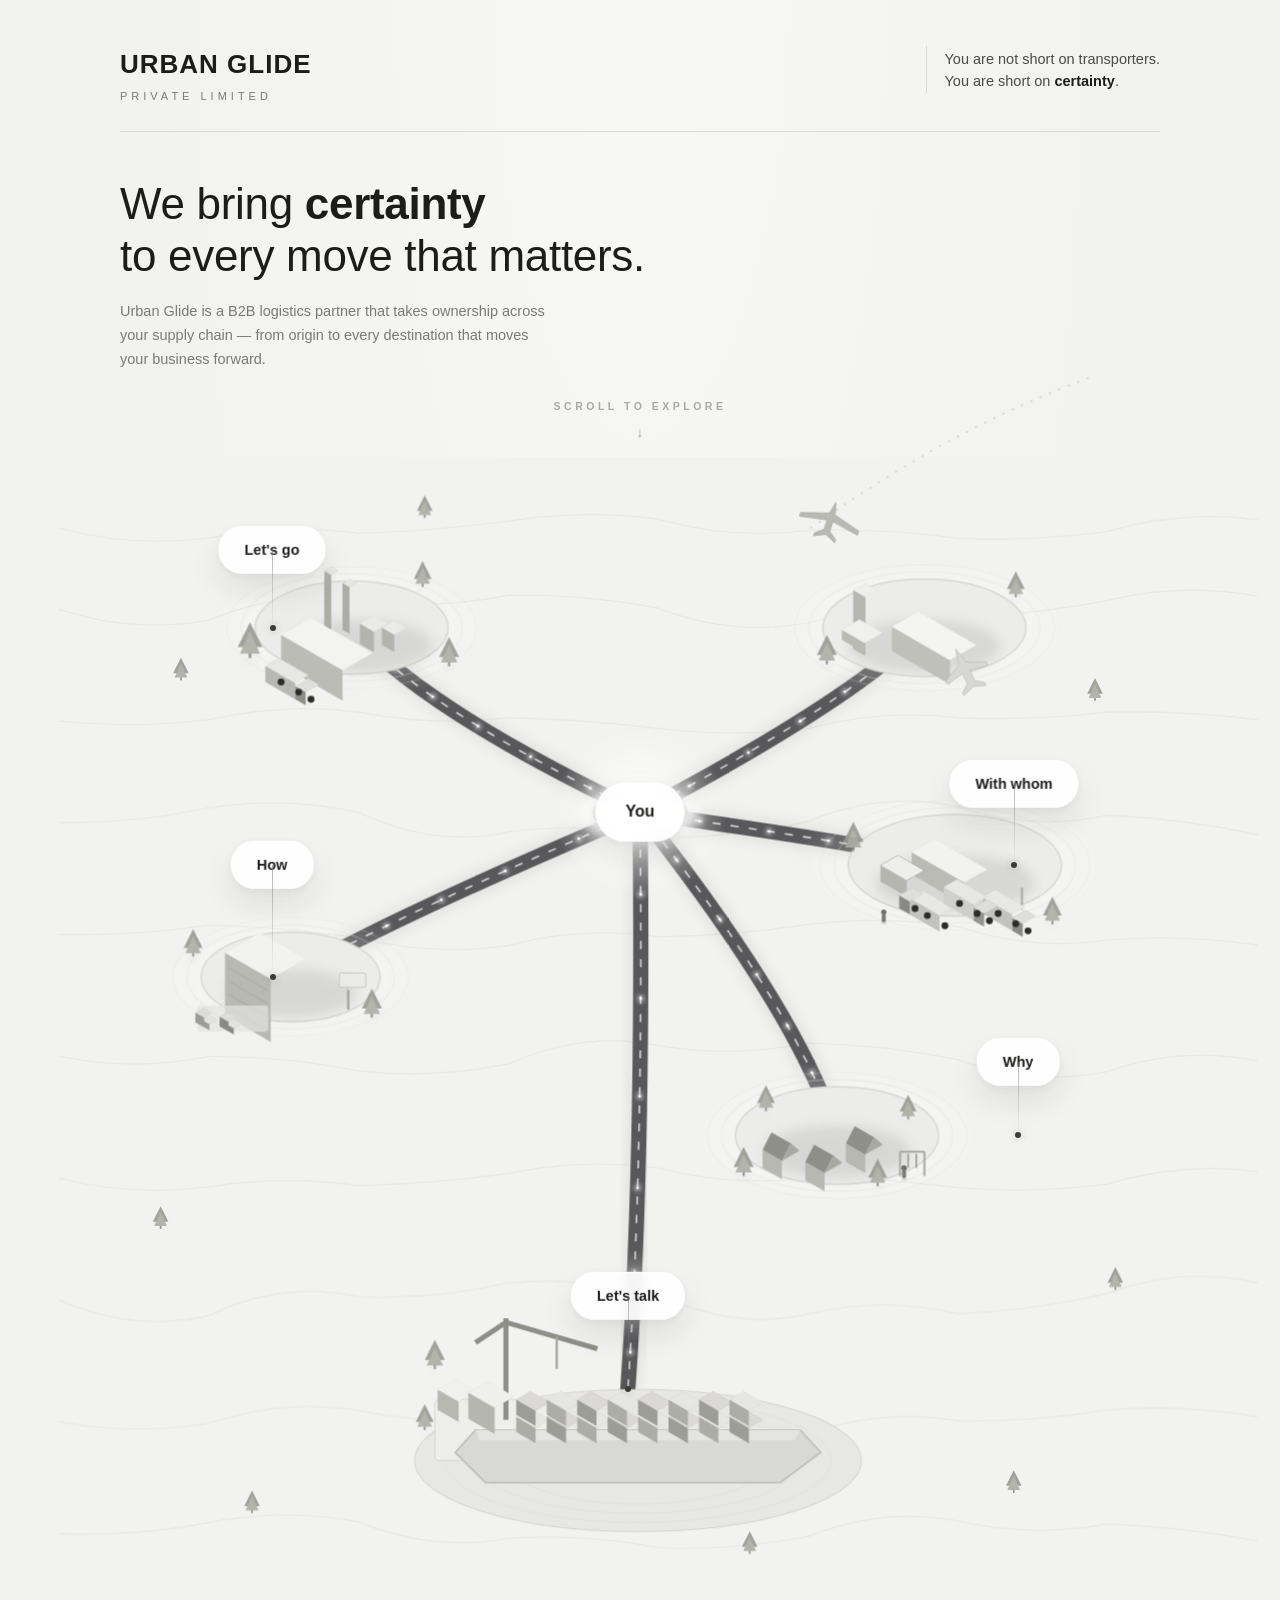
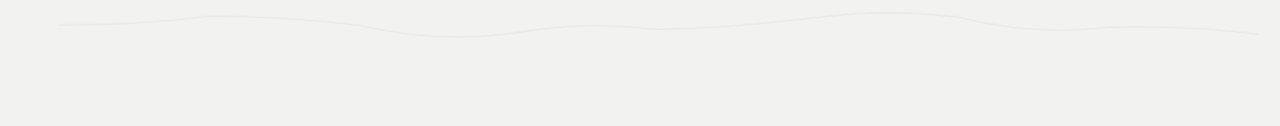
<file: index.html>
<!DOCTYPE html>
<html lang="en">
<head>
<meta charset="UTF-8">
<title>Urban Glide — We bring certainty to every move that matters</title>
<meta name="viewport" content="width=device-width, initial-scale=1">
<meta name="description" content="Urban Glide is a B2B logistics partner that takes ownership across your supply chain — from origin to every destination that moves your business forward.">
<link rel="stylesheet" href="assets/css/style.css">
</head>
<body>

<svg xmlns="http://www.w3.org/2000/svg" style="display:none">
  <symbol id="icon-shield" viewBox="0 0 24 24"><path d="M12 3l7 3v6c0 4.5-3 8-7 9-4-1-7-4.5-7-9V6l7-3z"/><path d="M9 12l2 2 4-4"/></symbol>
  <symbol id="icon-diamond" viewBox="0 0 24 24"><path d="M6 3h12l3 5-9 13L3 8l3-5z"/><path d="M3 8h18M9 3l3 5-3 13M15 3l-3 5 3 13"/></symbol>
  <symbol id="icon-chevron-right" viewBox="0 0 24 24"><path d="M9 6l6 6-6 6"/></symbol>
  <symbol id="icon-close" viewBox="0 0 24 24"><path d="M6 6l12 12M18 6L6 18"/></symbol>
  <symbol id="icon-mouse" viewBox="0 0 24 24"><rect x="7" y="3" width="10" height="18" rx="5"/><path d="M12 7v4"/></symbol>
</svg>

<div class="page page--wide">

  <header class="top">
    <div class="brand">
      <p class="name">URBAN GLIDE</p>
      <p class="sub">PRIVATE LIMITED</p>
    </div>
    <div class="tagline-wrap">
      <div class="rule"></div>
      <div class="tagline">
        You are not short on transporters.<br>
        You are short on <b>certainty</b>.
      </div>
    </div>
  </header>
  <hr class="divider">

  <section class="hero">
    <h1>We bring <b>certainty</b><br>to every move that matters.</h1>
    <p>Urban Glide is a B2B logistics partner that takes ownership across your supply chain — from origin to every destination that moves your business forward.</p>
    <div class="scroll-indicator">
      <div class="label">SCROLL TO EXPLORE</div>
      <div class="arrow">&#8595;</div>
    </div>
  </section>

  <div class="illustration-wrap" id="illustrationWrap">
    <div class="scene-layer far" id="layerFar">
      <svg id="scene" viewBox="0 0 1024 1190" xmlns="http://www.w3.org/2000/svg">
        <defs>
          <filter id="softBlur" x="-50%" y="-50%" width="200%" height="200%">
            <feGaussianBlur stdDeviation="6"/>
          </filter>
          <filter id="dotGlow" x="-200%" y="-200%" width="500%" height="500%">
            <feGaussianBlur stdDeviation="2.4"/>
          </filter>
          <radialGradient id="hubGlow" cx="50%" cy="50%" r="50%">
            <stop offset="0%" stop-color="#ffffff" stop-opacity="0.95"/>
            <stop offset="60%" stop-color="#ffffff" stop-opacity="0.35"/>
            <stop offset="100%" stop-color="#ffffff" stop-opacity="0"/>
          </radialGradient>
          <radialGradient id="platformShade" cx="50%" cy="50%" r="50%">
            <stop offset="0%" stop-color="#ffffff" stop-opacity="0.5"/>
            <stop offset="100%" stop-color="#ffffff" stop-opacity="0"/>
          </radialGradient>
        </defs>

        <!-- background wash -->
        <rect x="0" y="0" width="1024" height="1190" fill="var(--bg)"/>

        <g id="terrainGroup"></g>
        <g id="treesFarGroup"></g>
        <g id="roadsGroup"></g>
        <g id="platformsGroup"></g>
        <g id="buildingsGroup"></g>
        <g id="treesNearGroup"></g>
        <g id="hubGroup"></g>
        <g id="planeGroup"></g>
      </svg>
    </div>

    <div class="pills-layer" id="layerNear"></div>
  </div>

  <footer class="pad"></footer>
</div>

<div class="modal-overlay" id="who-modal" role="dialog" aria-modal="true" aria-labelledby="who-modal-title">
  <div class="modal-card">
    <button type="button" class="modal-close" id="modal-close" aria-label="Close">
      <svg class="icon" width="20" height="20"><use href="#icon-close"></use></svg>
    </button>
    <h2 id="who-modal-title">Who are Urban Glide?</h2>
    <div class="modal-rule"></div>
    <p>Urban Glide Private Limited is a technology-powered logistics partner that helps businesses move goods with confidence. We combine a verified transporter network, intelligent matching, real-time visibility and process discipline to deliver predictable, safe and cost-efficient transportation across India and beyond.</p>
    <p>From road to air and sea, from a single shipment to complex supply chains — we bring clarity, control and consistency to every move.</p>

    <div class="modal-actions">
      <a class="modal-btn" href="you.html">
        <span class="icon-badge"><svg class="icon" width="18" height="18"><use href="#icon-shield"></use></svg></span>
        <span class="label">Why should I trust you?</span>
        <svg class="icon chevron" width="18" height="18"><use href="#icon-chevron-right"></use></svg>
      </a>
      <a class="modal-btn" id="why-different-btn" href="how.html">
        <span class="icon-badge"><svg class="icon" width="18" height="18"><use href="#icon-diamond"></use></svg></span>
        <span class="label">Why are you different?</span>
        <svg class="icon chevron" width="18" height="18"><use href="#icon-chevron-right"></use></svg>
      </a>
    </div>

    <div class="modal-hint">
      <svg class="icon" width="15" height="15"><use href="#icon-mouse"></use></svg>
      Hover over a question to explore
    </div>
  </div>
</div>

<script src="assets/js/scene.js"></script>
<script src="assets/js/main.js"></script>
</body>
</html>
</file>
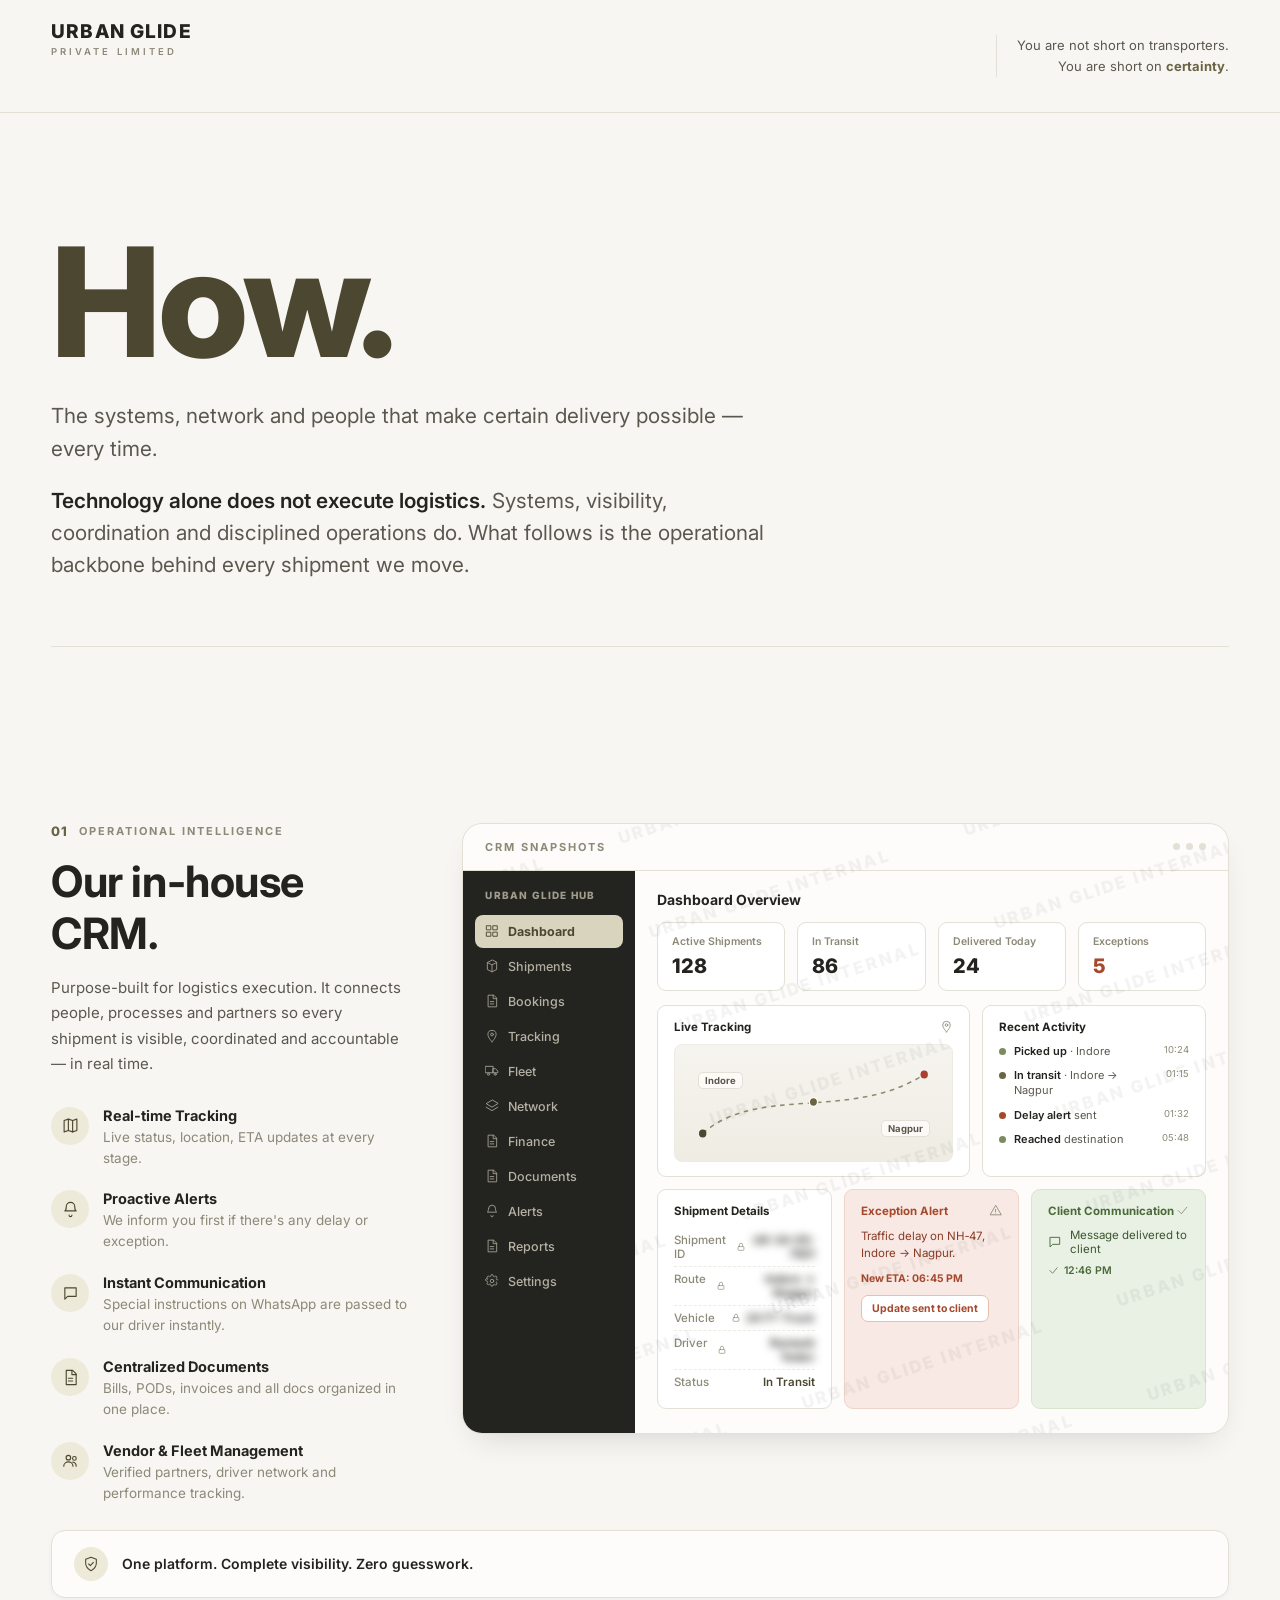
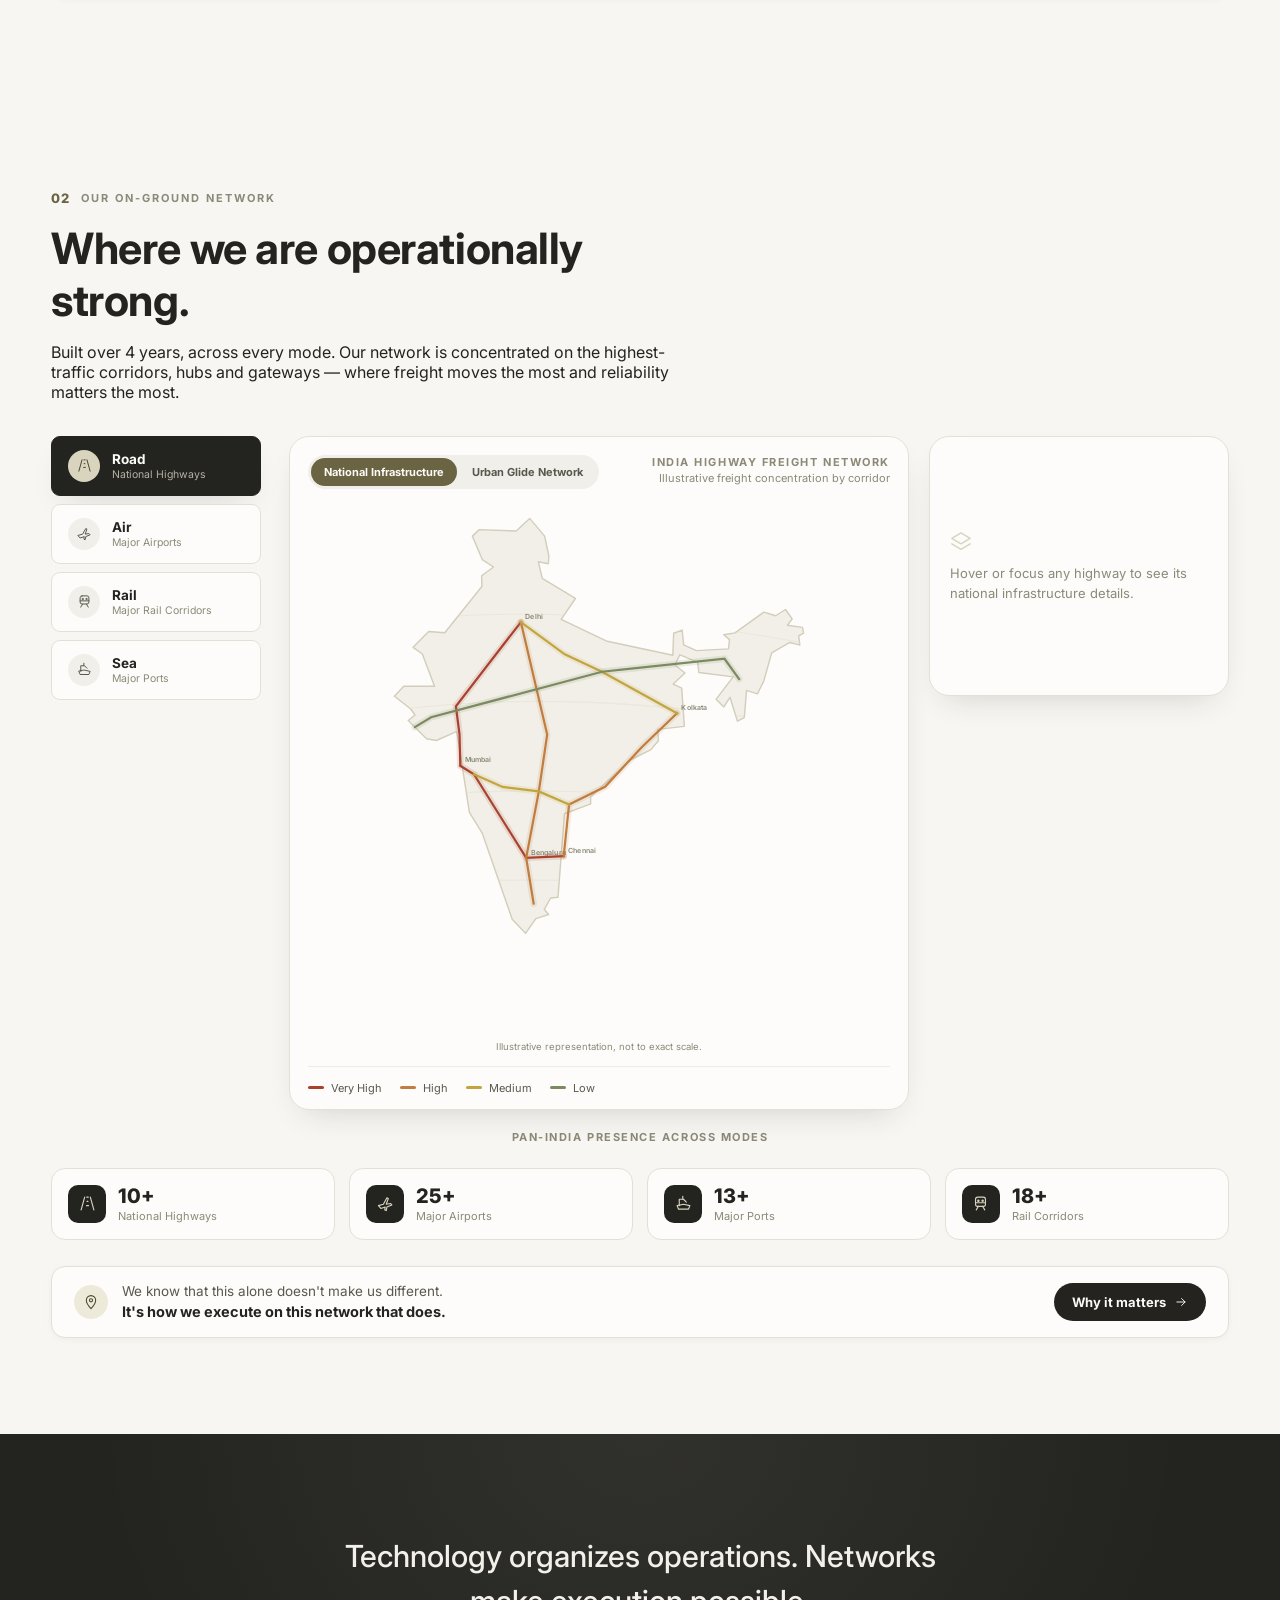
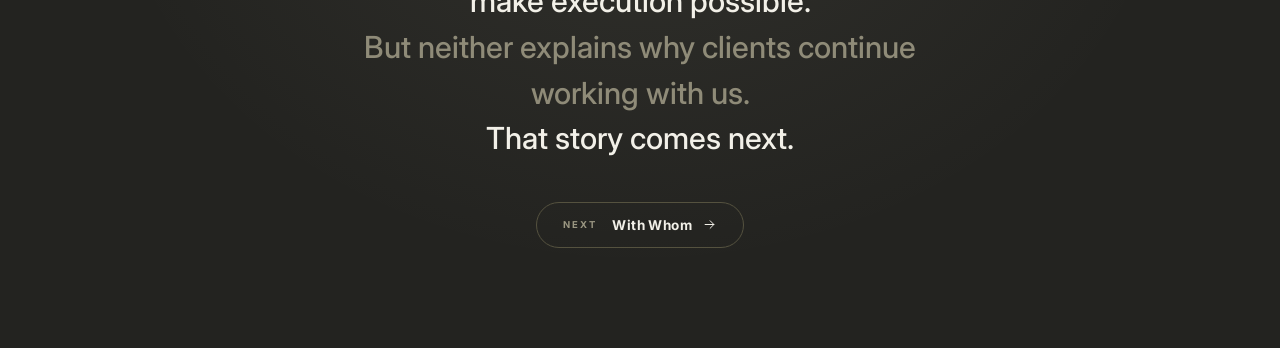
<file: how.html>
<!DOCTYPE html>
<html lang="en">
<head>
<meta charset="UTF-8" />
<meta name="viewport" content="width=device-width, initial-scale=1.0" />
<title>Urban Glide — How</title>
<link rel="preconnect" href="https://fonts.googleapis.com">
<link rel="preconnect" href="https://fonts.gstatic.com" crossorigin>
<link href="https://fonts.googleapis.com/css2?family=Inter:wght@300;400;500;600;700;800;900&display=swap" rel="stylesheet">
<style>
/* ============================================================
   URBAN GLIDE — Page 3 "How"
   Design language: off-white ground, charcoal ink, muted olive
   accent, soft shadows, architectural minimalism.
   ============================================================ */

:root{
  --bg:#f8f6f3;
  --bg-alt:#f1efe9;
  --ink:#242320;
  --ink-soft:#5a584e;
  --muted:#8c8977;
  --line:#e3e0d6;
  --line-soft:#ececE4;
  --card:#fdfcfa;
  --card-strong:#ffffff;
  --olive:#6b6442;
  --olive-dark:#4c4730;
  --olive-pale:#d9d4bd;
  --olive-mist:#eeead9;
  --sidebar:#232320;
  --sidebar-2:#2c2b26;
  --danger-bg:#f8e9e4;
  --danger-text:#a6482c;
  --success-bg:#e9f0e4;
  --success-text:#4a6a3a;
  --shadow-sm:0 2px 10px -4px rgba(36,35,32,.10);
  --shadow-md:0 14px 34px -16px rgba(36,35,32,.20);
  --shadow-lg:0 26px 60px -20px rgba(36,35,32,.24);
  --radius-lg:20px;
  --radius-md:14px;
  --radius-sm:9px;
  --maxw:1280px;
  --very-high:#a8422f;
  --high:#c07d3f;
  --medium:#c2a53f;
  --low:#7c8a5f;
  --very-low:#b7b4a9;
}

*,*::before,*::after{box-sizing:border-box;}
html{scroll-behavior:smooth;}
body{
  margin:0;
  background:var(--bg);
  color:var(--ink);
  font-family:'Inter',system-ui,-apple-system,'Segoe UI',sans-serif;
  -webkit-font-smoothing:antialiased;
  text-rendering:optimizeLegibility;
}
img,svg{display:block;max-width:100%;}
button{font-family:inherit;}
.container{
  width:100%;
  max-width:var(--maxw);
  margin:0 auto;
  padding-left:clamp(20px,4vw,64px);
  padding-right:clamp(20px,4vw,64px);
}
@media (min-width:1720px){
  :root{--maxw:1480px;}
}
.visually-hidden{
  position:absolute!important;width:1px;height:1px;overflow:hidden;
  clip:rect(0 0 0 0);white-space:nowrap;
}
a{color:inherit;}
:focus-visible{outline:2px solid var(--olive);outline-offset:3px;border-radius:4px;}

/* ---------- Icon symbols ---------- */
.icon{width:1em;height:1em;stroke:currentColor;fill:none;stroke-width:1.6;stroke-linecap:round;stroke-linejoin:round;flex-shrink:0;}

/* ---------- Site header ---------- */
.site-header{
  border-bottom:1px solid var(--line);
  padding:22px 0;
}
.site-header .container{
  display:flex;justify-content:space-between;align-items:flex-start;gap:24px;flex-wrap:wrap;
}
.brand{display:flex;flex-direction:column;line-height:1;}
.brand .name{font-weight:800;font-size:19px;letter-spacing:.06em;}
.brand .sub{font-size:9.5px;letter-spacing:.32em;color:var(--muted);margin-top:6px;font-weight:600;}
.header-note{
  text-align:right;font-size:13px;line-height:1.6;color:var(--ink-soft);
  border-left:1px solid var(--line);padding-left:20px;max-width:280px;
}
.header-note strong{color:var(--olive);font-weight:700;}
@media (max-width:640px){
  .header-note{border-left:none;padding-left:0;text-align:left;max-width:none;}
}

/* ---------- Hero ---------- */
.hero{padding:clamp(56px,10vw,120px) 0 clamp(40px,6vw,72px);}
.hero h1{
  margin:0;
  font-size:clamp(4.4rem,13vw,9.5rem);
  font-weight:800;
  color:var(--olive-dark);
  letter-spacing:-.02em;
  line-height:.92;
}
.hero-body{
  display:grid;grid-template-columns:1fr;gap:20px;margin-top:28px;
  max-width:720px;
}
.hero-body p{
  font-size:clamp(1.05rem,2vw,1.3rem);
  line-height:1.55;color:var(--ink-soft);margin:0;font-weight:400;
}
.hero-body p .em{color:var(--ink);font-weight:600;}
.hero-rule{margin-top:clamp(40px,6vw,64px);border:none;border-top:1px solid var(--line);}

/* ---------- Section shell ---------- */
.section{padding:clamp(52px,8vw,96px) 0;}
.section-label{
  display:flex;align-items:center;gap:12px;margin-bottom:16px;
}
.section-label .num{
  font-size:13px;font-weight:800;color:var(--olive);letter-spacing:.04em;
}
.section-label .tag{
  font-size:11px;letter-spacing:.18em;font-weight:700;color:var(--muted);text-transform:uppercase;
}
.section h2{
  font-size:clamp(1.9rem,3.4vw,2.7rem);
  font-weight:700;letter-spacing:-.01em;margin:0 0 16px;color:var(--ink);
}
.section > .container > p.lead{
  font-size:15.5px;line-height:1.65;color:var(--ink-soft);max-width:460px;margin:0 0 32px;
}

/* ================= SECTION 1 — OPERATIONAL INTELLIGENCE ================= */
.op-split{
  display:grid;
  grid-template-columns:minmax(280px,360px) 1fr;
  gap:clamp(28px,4vw,56px);
  align-items:start;
}
@media (max-width:980px){
  .op-split{grid-template-columns:1fr;}
}
.op-copy p.desc{font-size:15px;line-height:1.7;color:var(--ink-soft);margin:0 0 30px;}
.feature-list{list-style:none;margin:0;padding:0;display:flex;flex-direction:column;gap:22px;}
.feature-list li{display:flex;gap:14px;align-items:flex-start;}
.feature-list .f-icon{
  width:38px;height:38px;border-radius:50%;background:var(--olive-mist);
  display:flex;align-items:center;justify-content:center;color:var(--olive-dark);
  flex-shrink:0;
}
.feature-list .f-icon .icon{width:17px;height:17px;}
.feature-list h3{margin:0 0 3px;font-size:14.5px;font-weight:700;color:var(--ink);}
.feature-list p{margin:0;font-size:13.5px;line-height:1.55;color:var(--muted);}

/* ---- dashboard mockup ---- */
.dash-frame{
  position:relative;
  background:var(--card);
  border:1px solid var(--line);
  border-radius:var(--radius-lg);
  box-shadow:var(--shadow-md);
  overflow:hidden;
}
.dash-titlebar{
  display:flex;align-items:center;justify-content:space-between;
  padding:16px 22px;border-bottom:1px solid var(--line);
}
.dash-titlebar .dt-label{font-size:11px;letter-spacing:.18em;font-weight:700;color:var(--muted);text-transform:uppercase;}
.dash-titlebar .dt-dots{display:flex;gap:6px;}
.dash-titlebar .dt-dots span{width:7px;height:7px;border-radius:50%;background:var(--line);}

.dash-body{
  position:relative;
  display:grid;
  grid-template-columns:172px 1fr;
}
@media (max-width:760px){
  .dash-body{grid-template-columns:1fr;}
  .dash-nav{
    display:flex;align-items:center;gap:6px;padding:10px 12px;overflow-x:auto;
    -webkit-overflow-scrolling:touch;
  }
  .dash-nav .nav-title{display:none;}
  .dash-nav ul{flex-direction:row;gap:4px;}
  .dash-nav li{flex-shrink:0;padding:8px;}
  .dash-nav li span.li-text{display:none;}
}

/* watermark */
.watermark{
  position:absolute;inset:0;pointer-events:none;z-index:5;
  display:flex;flex-wrap:wrap;align-content:space-around;justify-content:space-around;
  transform:rotate(-18deg) scale(1.3);
  opacity:.05;overflow:hidden;
}
.watermark span{
  font-size:13px;font-weight:800;letter-spacing:.14em;color:var(--ink);
  white-space:nowrap;margin:18px 26px;text-transform:uppercase;
}

.dash-nav{
  background:var(--sidebar);color:#cfccc0;padding:18px 12px;
}
.dash-nav .nav-title{
  font-size:10px;font-weight:800;letter-spacing:.12em;color:#a19d8c;
  padding:0 10px 14px;text-transform:uppercase;
}
.dash-nav ul{list-style:none;margin:0;padding:0;display:flex;flex-direction:column;gap:2px;}
.dash-nav li{
  display:flex;align-items:center;gap:9px;font-size:12.5px;font-weight:500;
  padding:9px 10px;border-radius:8px;color:#b6b2a3;
}
.dash-nav li .icon{width:14px;height:14px;opacity:.85;}
.dash-nav li.active{background:var(--olive-pale);color:var(--olive-dark);font-weight:700;}
.dash-nav li.active .icon{opacity:1;}

.dash-main{padding:20px 22px 24px;min-width:0;}
.dash-main-head{display:flex;align-items:center;justify-content:space-between;margin-bottom:14px;flex-wrap:wrap;gap:10px;}
.dash-main-head h4{margin:0;font-size:14px;font-weight:700;}

.stat-row{
  display:grid;grid-template-columns:repeat(4,1fr);gap:12px;margin-bottom:14px;
}
@media (max-width:560px){.stat-row{grid-template-columns:repeat(2,1fr);}}
.stat-card{
  background:var(--card-strong);border:1px solid var(--line);border-radius:var(--radius-sm);
  padding:12px 14px;transition:box-shadow .25s ease, transform .25s ease;
}
.stat-card:hover{box-shadow:var(--shadow-sm);transform:translateY(-2px);}
.stat-card .s-label{font-size:10.5px;color:var(--muted);font-weight:600;margin-bottom:6px;}
.stat-card .s-value{font-size:20px;font-weight:800;color:var(--ink);}
.stat-card.warn .s-value{color:var(--danger-text);}

.dash-row2{display:grid;grid-template-columns:1.4fr 1fr;gap:12px;margin-bottom:12px;}
@media (max-width:640px){.dash-row2{grid-template-columns:1fr;}}

.panel{
  background:var(--card-strong);border:1px solid var(--line);border-radius:var(--radius-sm);
  padding:14px 16px;transition:box-shadow .25s ease, transform .25s ease;
}
.panel:hover{box-shadow:var(--shadow-sm);transform:translateY(-2px);}
.panel .p-title{font-size:11.5px;font-weight:700;color:var(--ink);margin:0 0 10px;display:flex;align-items:center;justify-content:space-between;}
.panel .p-title .icon{width:13px;height:13px;color:var(--muted);}

.mini-map{position:relative;height:118px;border-radius:8px;background:linear-gradient(180deg,#f6f4ef,#efece3);overflow:hidden;border:1px solid var(--line-soft);}
.mini-map svg{width:100%;height:100%;}
.mini-map .pin-label{position:absolute;font-size:9.5px;font-weight:700;color:var(--ink-soft);background:rgba(253,252,250,.9);padding:2px 6px;border-radius:5px;border:1px solid var(--line);}
.mini-map .pin-a{left:8%;top:24%;}
.mini-map .pin-b{right:8%;bottom:20%;}

.activity-list{list-style:none;margin:0;padding:0;display:flex;flex-direction:column;gap:9px;max-height:118px;overflow:hidden;}
.activity-list li{display:flex;align-items:flex-start;gap:8px;font-size:11px;}
.activity-list .a-dot{width:7px;height:7px;border-radius:50%;margin-top:4px;flex-shrink:0;background:var(--olive);}
.activity-list li.alert .a-dot{background:var(--danger-text);}
.activity-list li.ok .a-dot{background:var(--low);}
.activity-list .a-text{color:var(--ink-soft);line-height:1.4;}
.activity-list .a-text b{color:var(--ink);font-weight:600;}
.activity-list .a-time{margin-left:auto;font-size:9.5px;color:var(--muted);white-space:nowrap;padding-left:8px;}

.dash-row3{display:grid;grid-template-columns:repeat(3,1fr);gap:12px;}
@media (max-width:760px){.dash-row3{grid-template-columns:1fr;}}

.blur-field{
  filter:blur(4.5px);
  user-select:none;
  display:inline-block;
}
.field-row{display:flex;justify-content:space-between;gap:10px;font-size:11.5px;padding:5px 0;border-bottom:1px dashed var(--line-soft);}
.field-row:last-child{border-bottom:none;}
.field-row .k{color:var(--muted);font-weight:500;}
.field-row .v{color:var(--ink);font-weight:600;text-align:right;display:inline-flex;align-items:center;gap:5px;}
.field-row .v.status{color:var(--olive-dark);}
.lock-ic{width:10px;height:10px;color:var(--muted);flex-shrink:0;}

.panel.exception{background:var(--danger-bg);border-color:#efd4c9;}
.panel.exception .p-title{color:var(--danger-text);}
.panel.exception p.msg{font-size:11.5px;color:#8a3b23;line-height:1.5;margin:0 0 10px;}
.panel.exception .eta-chip{font-size:10.5px;font-weight:700;color:var(--danger-text);}
.mini-btn{
  margin-top:10px;display:inline-block;font-size:10.5px;font-weight:700;
  background:var(--card-strong);border:1px solid #e6bfae;color:var(--danger-text);
  padding:6px 10px;border-radius:7px;
}

.panel.comm{background:var(--success-bg);border-color:#d7e5cd;}
.panel.comm .p-title{color:var(--success-text);}
.panel.comm .msg-row{display:flex;align-items:center;gap:8px;font-size:11.5px;color:#3d5730;}
.panel.comm .msg-row .icon{width:14px;height:14px;color:var(--success-text);}
.panel.comm .check{margin-top:8px;font-size:10.5px;color:var(--success-text);display:flex;align-items:center;gap:5px;font-weight:600;}

/* banner strip */
.banner-strip{
  margin-top:26px;
  background:var(--card);border:1px solid var(--line);border-radius:var(--radius-md);
  padding:16px 22px;display:flex;align-items:center;gap:14px;
  box-shadow:var(--shadow-sm);
}
.banner-strip .icon-wrap{
  width:34px;height:34px;border-radius:50%;background:var(--olive-mist);color:var(--olive-dark);
  display:flex;align-items:center;justify-content:center;flex-shrink:0;
}
.banner-strip .icon-wrap .icon{width:16px;height:16px;}
.banner-strip p{margin:0;font-size:14px;font-weight:600;color:var(--ink);}

.cta-strip{justify-content:space-between;flex-wrap:wrap;}
.cta-strip .txt p{font-weight:400;font-size:13.5px;color:var(--ink-soft);margin:0;}
.cta-strip .txt p.strong{font-weight:700;color:var(--ink);font-size:14.5px;margin-top:2px;}
.cta-strip .txt{display:flex;flex-direction:column;gap:2px;}
.cta-strip .left{display:flex;align-items:center;gap:14px;}
.why-btn{
  display:inline-flex;align-items:center;gap:8px;
  background:var(--ink);color:#fbfaf7;border:none;border-radius:999px;
  padding:11px 18px;font-size:13px;font-weight:700;cursor:pointer;
  transition:background .2s ease, transform .2s ease;
}
.why-btn:hover{background:var(--olive-dark);transform:translateX(2px);}
.why-btn .icon{width:14px;height:14px;}

/* ================= SECTION 2 — NETWORK ================= */
.network-head{max-width:640px;margin-bottom:34px;}
.network-body{
  display:grid;grid-template-columns:210px 1fr;gap:28px;align-items:start;
}
@media (max-width:900px){
  .network-body{grid-template-columns:1fr;}
}

.mode-tabs{
  display:flex;flex-direction:column;gap:8px;
  position:sticky;top:20px;
}
@media (max-width:900px){
  .mode-tabs{
    position:static;flex-direction:row;overflow-x:auto;gap:10px;
    padding-bottom:4px;-webkit-overflow-scrolling:touch;
  }
}
.mode-tab{
  display:flex;align-items:center;gap:12px;
  background:var(--card);border:1px solid var(--line);border-radius:var(--radius-sm);
  padding:13px 16px;cursor:pointer;text-align:left;
  transition:background .28s ease, border-color .28s ease, box-shadow .28s ease, transform .2s ease;
  color:var(--ink-soft);
}
@media (max-width:900px){.mode-tab{flex-shrink:0;min-width:150px;}}
.mode-tab .m-icon{
  width:32px;height:32px;border-radius:50%;background:var(--bg-alt);
  display:flex;align-items:center;justify-content:center;color:var(--ink-soft);flex-shrink:0;
  transition:background .28s ease, color .28s ease;
}
.mode-tab .m-icon .icon{width:15px;height:15px;}
.mode-tab .m-text strong{display:block;font-size:13.5px;font-weight:700;color:var(--ink);}
.mode-tab .m-text span{display:block;font-size:10.5px;color:var(--muted);margin-top:1px;}
.mode-tab:hover{box-shadow:var(--shadow-sm);transform:translateY(-1px);}
.mode-tab[aria-selected="true"]{
  background:var(--sidebar);border-color:var(--sidebar);box-shadow:var(--shadow-md);
}
.mode-tab[aria-selected="true"] .m-icon{background:var(--olive-pale);color:var(--olive-dark);}
.mode-tab[aria-selected="true"] .m-text strong{color:#fbfaf7;}
.mode-tab[aria-selected="true"] .m-text span{color:#b6b2a3;}

.map-region{
  display:grid;grid-template-columns:1fr 300px;gap:20px;align-items:start;
}
@media (max-width:1080px){
  .map-region{grid-template-columns:1fr;}
}

.map-stage{
  position:relative;
  background:var(--card);border:1px solid var(--line);border-radius:var(--radius-lg);
  box-shadow:var(--shadow-md);
  padding:18px 18px 14px;
  overflow:hidden;
}
.map-stage-head{display:flex;justify-content:space-between;align-items:flex-start;flex-wrap:wrap;gap:10px;margin-bottom:14px;}
.mh-meta{display:flex;flex-direction:column;align-items:flex-end;text-align:right;}
.map-stage-head .mh-title{font-size:11px;letter-spacing:.14em;font-weight:700;color:var(--muted);text-transform:uppercase;}
.map-stage-head .mh-sub{font-size:11px;color:var(--muted);margin-top:2px;}

.view-toggle{
  display:inline-flex;background:var(--bg-alt);border-radius:999px;padding:3px;gap:2px;flex-shrink:0;
}
.view-btn{
  border:none;background:transparent;font-size:11px;font-weight:700;
  padding:7px 13px;border-radius:999px;color:var(--ink-soft);cursor:pointer;
  white-space:nowrap;transition:background .22s ease, color .22s ease;
}
.view-btn:hover{color:var(--ink);}
.view-btn.active{background:var(--olive);color:#fbfaf7;}
@media (max-width:480px){
  .view-btn{padding:7px 10px;font-size:10.5px;}
}

.map-svg-wrap{position:relative;max-width:440px;margin:0 auto;}
.map-svg-wrap svg{width:100%;height:auto;display:block;}
.map-attribution{margin:10px 0 0;font-size:9.5px;color:var(--muted);text-align:center;}

.mode-layer{opacity:0;transform:scale(.985);transition:opacity .5s ease, transform .5s ease;pointer-events:none;}
.mode-layer.active{opacity:1;transform:scale(1);pointer-events:auto;}

/* Interactivity is scoped with a chained selector so an inactive mode-layer's
   groups can NEVER receive pointer events, even though they share the same
   coordinate space as the active layer. This is what prevents Road/Air/Rail/Sea
   data from ever leaking into one another on hover. */
.view-group{opacity:0;pointer-events:none;transition:opacity .35s ease;}
#india-svg[data-view="national"] .mode-layer.active .view-national{opacity:1;pointer-events:auto;}
#india-svg[data-view="ours"] .mode-layer.active .view-ours{opacity:1;pointer-events:auto;}

#landmarks .lm-dot{fill:#c9c5b4;}
#landmarks .lm-label{font-size:6.4px;fill:var(--muted);font-weight:600;letter-spacing:.02em;}

.hotspot{cursor:pointer;}
.hotspot:focus{outline:none;}
.hotspot .h-glow{transition:opacity .22s ease, stroke-width .22s ease;}
.hotspot .h-line{transition:stroke-width .22s ease;}
.hotspot:hover .h-glow,.hotspot:focus-visible .h-glow{opacity:.32;stroke-width:9;}
.hotspot:hover .h-line,.hotspot:focus-visible .h-line{stroke-width:3.6;}
.hotspot circle.node-ring{transition:r .22s ease;}
.hotspot:hover circle.node-ring,.hotspot:focus-visible circle.node-ring{r:9;}
.hotspot circle.node-halo{transition:r .22s ease, opacity .22s ease;}
.hotspot:hover circle.node-halo,.hotspot:focus-visible circle.node-halo{r:13;opacity:.28;}
.hotspot.active-hotspot .h-line{stroke-width:3.6;}
.hotspot.active-hotspot .h-glow{opacity:.32;stroke-width:9;}
.hotspot.active-hotspot circle.node-ring{r:9;}
.hotspot.active-hotspot circle.node-halo{r:13;opacity:.28;}

.legend{
  display:flex;flex-wrap:wrap;gap:12px 18px;margin-top:14px;padding-top:14px;border-top:1px solid var(--line-soft);
}
.legend .lg-item{display:flex;align-items:center;gap:7px;font-size:11px;color:var(--ink-soft);}
.legend .lg-swatch{width:16px;height:3px;border-radius:2px;}
.legend .lg-swatch.dot{width:9px;height:9px;border-radius:50%;}

.info-panel{
  background:var(--card);border:1px solid var(--line);border-radius:var(--radius-lg);
  box-shadow:var(--shadow-md);padding:20px 20px 18px;min-height:260px;
}
.info-panel .ip-empty{display:flex;flex-direction:column;gap:10px;align-items:flex-start;color:var(--muted);font-size:13px;line-height:1.55;height:100%;justify-content:center;min-height:220px;}
.info-panel .ip-empty .icon{width:22px;height:22px;color:var(--olive-pale);}
.info-panel .ip-head{display:flex;justify-content:space-between;align-items:flex-start;gap:10px;}
.info-panel h5{margin:0;font-size:16px;font-weight:800;color:var(--ink);}
.info-panel .ip-route{margin:2px 0 0;font-size:12px;color:var(--muted);}
.badge-strong{
  font-size:10px;font-weight:700;letter-spacing:.04em;text-transform:uppercase;
  background:var(--olive-mist);color:var(--olive-dark);padding:4px 9px;border-radius:999px;white-space:nowrap;
}
.info-panel .ip-sub{font-size:10.5px;letter-spacing:.1em;text-transform:uppercase;font-weight:700;color:var(--muted);margin:16px 0 10px;}
.info-panel .ip-note{font-size:12.5px;line-height:1.6;color:var(--ink-soft);margin:14px 0 0;}
.ip-rows{display:flex;flex-direction:column;}
.ip-row{display:flex;justify-content:space-between;gap:10px;font-size:12.5px;padding:7px 0;border-bottom:1px solid var(--line-soft);}
.ip-row:last-child{border-bottom:none;}
.ip-row .k{color:var(--ink-soft);display:flex;align-items:center;gap:7px;}
.ip-row .k .icon{width:13px;height:13px;color:var(--muted);}
.ip-row .v{font-weight:700;color:var(--ink);}
.ip-hint{margin-top:16px;font-size:10.5px;color:var(--muted);border-top:1px dashed var(--line);padding-top:12px;}

/* stats row */
.stats-strip{
  display:grid;grid-template-columns:repeat(4,1fr);gap:14px;margin-top:32px;
}
@media (max-width:760px){.stats-strip{grid-template-columns:repeat(2,1fr);}}
.stat-tile{
  display:flex;align-items:center;gap:12px;background:var(--card);border:1px solid var(--line);
  border-radius:var(--radius-md);padding:16px 16px;transition:box-shadow .25s ease, transform .2s ease;
}
.stat-tile:hover{box-shadow:var(--shadow-sm);transform:translateY(-2px);}
.stat-tile .st-icon{
  width:38px;height:38px;border-radius:10px;background:var(--sidebar);color:var(--olive-pale);
  display:flex;align-items:center;justify-content:center;flex-shrink:0;
}
.stat-tile .st-icon .icon{width:17px;height:17px;}
.stat-tile .st-value{font-size:20px;font-weight:800;color:var(--ink);line-height:1.1;}
.stat-tile .st-label{font-size:11px;color:var(--muted);margin-top:2px;}

.stats-strip-caption{text-align:center;font-size:11px;letter-spacing:.14em;text-transform:uppercase;color:var(--muted);font-weight:700;margin:20px 0 -8px;}

/* ================= TRANSITION BAND ================= */
.transition-band{
  background:var(--sidebar);color:#f2f0e8;padding:clamp(56px,9vw,100px) 0;
  text-align:center;position:relative;overflow:hidden;
}
.transition-band::before{
  content:"";position:absolute;inset:0;
  background:radial-gradient(ellipse at 50% 0%, rgba(217,212,189,.08), transparent 60%);
  pointer-events:none;
}
.transition-band .container{max-width:760px;position:relative;}
.transition-band p{
  font-size:clamp(1.25rem,2.6vw,1.9rem);line-height:1.5;font-weight:500;margin:0 0 40px;
  color:#f2f0e8;
}
.transition-band p .fade{color:#8f8b78;}
.next-link{
  display:inline-flex;align-items:center;gap:10px;
  background:transparent;border:1px solid #55523f;color:#f2f0e8;
  padding:14px 26px;border-radius:999px;font-size:13.5px;font-weight:700;
  letter-spacing:.03em;cursor:pointer;transition:background .25s ease, border-color .25s ease, gap .25s ease;
}
.next-link:hover{background:rgba(217,212,189,.1);border-color:var(--olive-pale);gap:14px;}
.next-link .icon{width:15px;height:15px;}
.next-link .tag{font-size:9.5px;letter-spacing:.2em;color:#9b9782;text-transform:uppercase;margin-right:6px;font-weight:700;}

@media (prefers-reduced-motion: reduce){
  *{transition-duration:.01ms!important;animation-duration:.01ms!important;}
}
</style>
</head>
<body>

<!-- ============ ICON SPRITE ============ -->
<svg style="display:none" aria-hidden="true">
  <symbol id="icon-truck" viewBox="0 0 24 24"><path d="M1 4h13v11H1z"/><path d="M14 8h4l4 4v3h-8z"/><circle cx="6" cy="17.5" r="1.8"/><circle cx="17.5" cy="17.5" r="1.8"/></symbol>
  <symbol id="icon-bell" viewBox="0 0 24 24"><path d="M6 8a6 6 0 0 1 12 0c0 5 2 6 2 6H4s2-1 2-6"/><path d="M10 20a2 2 0 0 0 4 0"/></symbol>
  <symbol id="icon-chat" viewBox="0 0 24 24"><path d="M4 4h16v12H8l-4 4z"/></symbol>
  <symbol id="icon-doc" viewBox="0 0 24 24"><path d="M6 2h9l5 5v15H6z"/><path d="M14 2v6h6"/><path d="M9 13h6M9 17h6"/></symbol>
  <symbol id="icon-users" viewBox="0 0 24 24"><circle cx="9" cy="8" r="3.2"/><path d="M2.5 20c0-3.5 3-6 6.5-6s6.5 2.5 6.5 6"/><circle cx="17.5" cy="9" r="2.6"/><path d="M15 14.2c2.7.4 5 2.4 5 5.8"/></symbol>
  <symbol id="icon-road" viewBox="0 0 24 24"><path d="M8 3 3 21M16 3l5 18M11 3h2"/><path d="M11.4 9h1.2M10.6 15h2.8"/></symbol>
  <symbol id="icon-plane" viewBox="0 0 24 24"><path d="M2 15l7-2 5-9 2 1-3 8 6-1 2 2-7 3-1 5-2-1 .5-4-6 2z"/></symbol>
  <symbol id="icon-train" viewBox="0 0 24 24"><rect x="5" y="3" width="14" height="13" rx="3"/><path d="M5 11h14M9 16l-3 5M15 16l3 5"/><circle cx="9" cy="8" r="1"/><circle cx="15" cy="8" r="1"/></symbol>
  <symbol id="icon-ship" viewBox="0 0 24 24"><path d="M3 15l2 5h14l2-5-9-2z"/><path d="M6 15V6h6l4 4"/><path d="M11 2v4"/></symbol>
  <symbol id="icon-arrow" viewBox="0 0 24 24"><path d="M5 12h14M13 6l6 6-6 6"/></symbol>
  <symbol id="icon-pin" viewBox="0 0 24 24"><path d="M12 22s7-7.4 7-12.6A7 7 0 0 0 5 9.4C5 14.6 12 22 12 22z"/><circle cx="12" cy="9.4" r="2.4"/></symbol>
  <symbol id="icon-alert" viewBox="0 0 24 24"><path d="M12 3 2 20h20z"/><path d="M12 10v4M12 17h.01"/></symbol>
  <symbol id="icon-check" viewBox="0 0 24 24"><path d="M4 12l6 6L20 6"/></symbol>
  <symbol id="icon-shield" viewBox="0 0 24 24"><path d="M12 2 4 5v6c0 5 3.5 8.5 8 11 4.5-2.5 8-6 8-11V5z"/><path d="M8.5 12l2.5 2.5 4.5-5"/></symbol>
  <symbol id="icon-clock" viewBox="0 0 24 24"><circle cx="12" cy="12" r="9"/><path d="M12 7v5l3.5 2"/></symbol>
  <symbol id="icon-layers" viewBox="0 0 24 24"><path d="M12 2 2 8l10 6 10-6z"/><path d="M2 14l10 6 10-6"/></symbol>
  <symbol id="icon-map" viewBox="0 0 24 24"><path d="M9 3 3 5v16l6-2 6 2 6-2V3l-6 2-6-2z"/><path d="M9 3v16M15 5v16"/></symbol>
  <symbol id="icon-grid" viewBox="0 0 24 24"><rect x="3" y="3" width="7" height="7"/><rect x="14" y="3" width="7" height="7"/><rect x="3" y="14" width="7" height="7"/><rect x="14" y="14" width="7" height="7"/></symbol>
  <symbol id="icon-boxes" viewBox="0 0 24 24"><path d="M12 2 4 6v12l8 4 8-4V6z"/><path d="M4 6l8 4 8-4M12 10v12"/></symbol>
  <symbol id="icon-settings" viewBox="0 0 24 24"><circle cx="12" cy="12" r="3"/><path d="M19.4 13.5a1.7 1.7 0 0 0 .34 1.87l.06.06a2 2 0 1 1-2.83 2.83l-.06-.06a1.7 1.7 0 0 0-1.87-.34 1.7 1.7 0 0 0-1 1.55V19a2 2 0 1 1-4 0v-.09A1.7 1.7 0 0 0 9 17.4a1.7 1.7 0 0 0-1.87.34l-.06.06a2 2 0 1 1-2.83-2.83l.06-.06A1.7 1.7 0 0 0 4.6 13a1.7 1.7 0 0 0-1.55-1H3a2 2 0 1 1 0-4h.09A1.7 1.7 0 0 0 4.6 9a1.7 1.7 0 0 0-.34-1.87l-.06-.06a2 2 0 1 1 2.83-2.83l.06.06A1.7 1.7 0 0 0 9 4.6a1.7 1.7 0 0 0 1-1.55V3a2 2 0 1 1 4 0v.09a1.7 1.7 0 0 0 1 1.55 1.7 1.7 0 0 0 1.87-.34l.06-.06a2 2 0 1 1 2.83 2.83l-.06.06A1.7 1.7 0 0 0 19.4 9c.14.4.5.7.9.8.4.1.7.1 1.6.2"/></symbol>
  <symbol id="icon-lock" viewBox="0 0 24 24"><rect x="5" y="11" width="14" height="9" rx="2"/><path d="M8 11V7a4 4 0 0 1 8 0v4"/></symbol>
</svg>

<!-- ============ HEADER ============ -->
<header class="site-header">
  <div class="container">
    <div class="brand">
      <span class="name">URBAN GLIDE</span>
      <span class="sub">PRIVATE&nbsp;LIMITED</span>
    </div>
    <p class="header-note">You are not short on transporters.<br>You are short on <strong>certainty</strong>.</p>
  </div>
</header>

<main>

  <!-- ============ HERO ============ -->
  <section class="hero">
    <div class="container">
      <h1>How.</h1>
      <div class="hero-body">
        <p>The systems, network and people that make certain delivery possible — every time.</p>
        <p><span class="em">Technology alone does not execute logistics.</span> Systems, visibility, coordination and disciplined operations do. What follows is the operational backbone behind every shipment we move.</p>
      </div>
    </div>
    <div class="container"><hr class="hero-rule"></div>
  </section>

  <!-- ============ SECTION 1 — OPERATIONAL INTELLIGENCE ============ -->
  <section class="section" id="operational-intelligence" aria-labelledby="op-intel-heading">
    <div class="container">
      <div class="op-split">

        <div class="op-copy">
          <div class="section-label"><span class="num">01</span><span class="tag">Operational Intelligence</span></div>
          <h2 id="op-intel-heading">Our in-house CRM.</h2>
          <p class="desc">Purpose-built for logistics execution. It connects people, processes and partners so every shipment is visible, coordinated and accountable — in real time.</p>

          <ul class="feature-list">
            <li>
              <span class="f-icon"><svg class="icon"><use href="#icon-map"/></svg></span>
              <div><h3>Real-time Tracking</h3><p>Live status, location, ETA updates at every stage.</p></div>
            </li>
            <li>
              <span class="f-icon"><svg class="icon"><use href="#icon-bell"/></svg></span>
              <div><h3>Proactive Alerts</h3><p>We inform you first if there's any delay or exception.</p></div>
            </li>
            <li>
              <span class="f-icon"><svg class="icon"><use href="#icon-chat"/></svg></span>
              <div><h3>Instant Communication</h3><p>Special instructions on WhatsApp are passed to our driver instantly.</p></div>
            </li>
            <li>
              <span class="f-icon"><svg class="icon"><use href="#icon-doc"/></svg></span>
              <div><h3>Centralized Documents</h3><p>Bills, PODs, invoices and all docs organized in one place.</p></div>
            </li>
            <li>
              <span class="f-icon"><svg class="icon"><use href="#icon-users"/></svg></span>
              <div><h3>Vendor &amp; Fleet Management</h3><p>Verified partners, driver network and performance tracking.</p></div>
            </li>
          </ul>
        </div>

        <div>
          <div class="dash-frame" aria-label="Illustrative preview of the Urban Glide internal CRM dashboard. Sensitive data fields are intentionally obscured.">
            <div class="watermark" aria-hidden="true" id="watermark"></div>

            <div class="dash-titlebar">
              <span class="dt-label">CRM Snapshots</span>
              <span class="dt-dots"><span></span><span></span><span></span></span>
            </div>

            <div class="dash-body">
              <nav class="dash-nav" aria-hidden="true">
                <div class="nav-title">Urban Glide Hub</div>
                <ul>
                  <li class="active"><svg class="icon"><use href="#icon-grid"/></svg><span class="li-text">Dashboard</span></li>
                  <li><svg class="icon"><use href="#icon-boxes"/></svg><span class="li-text">Shipments</span></li>
                  <li><svg class="icon"><use href="#icon-doc"/></svg><span class="li-text">Bookings</span></li>
                  <li><svg class="icon"><use href="#icon-pin"/></svg><span class="li-text">Tracking</span></li>
                  <li><svg class="icon"><use href="#icon-truck"/></svg><span class="li-text">Fleet</span></li>
                  <li><svg class="icon"><use href="#icon-layers"/></svg><span class="li-text">Network</span></li>
                  <li><svg class="icon"><use href="#icon-doc"/></svg><span class="li-text">Finance</span></li>
                  <li><svg class="icon"><use href="#icon-doc"/></svg><span class="li-text">Documents</span></li>
                  <li><svg class="icon"><use href="#icon-bell"/></svg><span class="li-text">Alerts</span></li>
                  <li><svg class="icon"><use href="#icon-doc"/></svg><span class="li-text">Reports</span></li>
                  <li><svg class="icon"><use href="#icon-settings"/></svg><span class="li-text">Settings</span></li>
                </ul>
              </nav>

              <div class="dash-main">
                <div class="dash-main-head"><h4>Dashboard Overview</h4></div>

                <div class="stat-row">
                  <div class="stat-card"><div class="s-label">Active Shipments</div><div class="s-value">128</div></div>
                  <div class="stat-card"><div class="s-label">In Transit</div><div class="s-value">86</div></div>
                  <div class="stat-card"><div class="s-label">Delivered Today</div><div class="s-value">24</div></div>
                  <div class="stat-card warn"><div class="s-label">Exceptions</div><div class="s-value">5</div></div>
                </div>

                <div class="dash-row2">
                  <div class="panel">
                    <div class="p-title">Live Tracking <svg class="icon"><use href="#icon-pin"/></svg></div>
                    <div class="mini-map">
                      <svg viewBox="0 0 300 118" preserveAspectRatio="none">
                        <path d="M30 90 C 90 40, 190 78, 270 30" stroke="#8f8a6f" stroke-width="1.6" stroke-dasharray="5 5" fill="none"/>
                        <circle cx="30" cy="90" r="4" fill="#4c4730"/>
                        <circle cx="270" cy="30" r="4" fill="#a8422f"/>
                        <circle cx="150" cy="58" r="4.5" fill="#6b6442" stroke="#fdfcfa" stroke-width="1.5"/>
                      </svg>
                      <span class="pin-label pin-a">Indore</span>
                      <span class="pin-label pin-b">Nagpur</span>
                    </div>
                  </div>
                  <div class="panel">
                    <div class="p-title">Recent Activity</div>
                    <ul class="activity-list">
                      <li class="ok"><span class="a-dot"></span><span class="a-text"><b>Picked up</b> · Indore</span><span class="a-time">10:24</span></li>
                      <li><span class="a-dot"></span><span class="a-text"><b>In transit</b> · Indore → Nagpur</span><span class="a-time">01:15</span></li>
                      <li class="alert"><span class="a-dot"></span><span class="a-text"><b>Delay alert</b> sent</span><span class="a-time">01:32</span></li>
                      <li class="ok"><span class="a-dot"></span><span class="a-text"><b>Reached</b> destination</span><span class="a-time">05:48</span></li>
                    </ul>
                  </div>
                </div>

                <div class="dash-row3">
                  <div class="panel">
                    <div class="p-title">Shipment Details</div>
                    <div class="field-row"><span class="k">Shipment ID</span><span class="v"><svg class="icon lock-ic"><use href="#icon-lock"/></svg><span class="blur-field">UG-24-05-7821</span></span></div>
                    <div class="field-row"><span class="k">Route</span><span class="v"><svg class="icon lock-ic"><use href="#icon-lock"/></svg><span class="blur-field">Indore → Nagpur</span></span></div>
                    <div class="field-row"><span class="k">Vehicle</span><span class="v"><svg class="icon lock-ic"><use href="#icon-lock"/></svg><span class="blur-field">24 FT Truck</span></span></div>
                    <div class="field-row"><span class="k">Driver</span><span class="v"><svg class="icon lock-ic"><use href="#icon-lock"/></svg><span class="blur-field">Ramesh Yadav</span></span></div>
                    <div class="field-row"><span class="k">Status</span><span class="v status">In Transit</span></div>
                  </div>

                  <div class="panel exception">
                    <div class="p-title">Exception Alert <svg class="icon"><use href="#icon-alert"/></svg></div>
                    <p class="msg">Traffic delay on NH‑47, Indore → Nagpur.</p>
                    <div class="eta-chip">New ETA: 06:45 PM</div>
                    <span class="mini-btn">Update sent to client</span>
                  </div>

                  <div class="panel comm">
                    <div class="p-title">Client Communication <svg class="icon"><use href="#icon-check"/></svg></div>
                    <div class="msg-row"><svg class="icon"><use href="#icon-chat"/></svg> Message delivered to client</div>
                    <div class="check"><svg class="icon" style="width:11px;height:11px"><use href="#icon-check"/></svg> 12:46 PM</div>
                  </div>
                </div>
              </div>
            </div>
          </div>
        </div>

      </div>

      <div class="banner-strip">
        <span class="icon-wrap"><svg class="icon"><use href="#icon-shield"/></svg></span>
        <p>One platform. Complete visibility. Zero guesswork.</p>
      </div>
    </div>
  </section>

  <!-- ============ SECTION 2 — NETWORK ============ -->
  <section class="section" id="network" aria-labelledby="network-heading">
    <div class="container">
      <div class="section-label"><span class="num">02</span><span class="tag">Our On-Ground Network</span></div>
      <div class="network-head">
        <h2 id="network-heading">Where we are operationally strong.</h2>
        <p class="lead">Built over 4 years, across every mode. Our network is concentrated on the highest-traffic corridors, hubs and gateways — where freight moves the most and reliability matters the most.</p>
      </div>

      <div class="network-body">
        <div class="mode-tabs" role="tablist" aria-orientation="vertical" aria-label="Transport mode">
          <button class="mode-tab" role="tab" id="tab-road" aria-selected="true" aria-controls="map-panel" data-mode="road">
            <span class="m-icon"><svg class="icon"><use href="#icon-road"/></svg></span>
            <span class="m-text"><strong>Road</strong><span>National Highways</span></span>
          </button>
          <button class="mode-tab" role="tab" id="tab-air" aria-selected="false" aria-controls="map-panel" data-mode="air" tabindex="-1">
            <span class="m-icon"><svg class="icon"><use href="#icon-plane"/></svg></span>
            <span class="m-text"><strong>Air</strong><span>Major Airports</span></span>
          </button>
          <button class="mode-tab" role="tab" id="tab-rail" aria-selected="false" aria-controls="map-panel" data-mode="rail" tabindex="-1">
            <span class="m-icon"><svg class="icon"><use href="#icon-train"/></svg></span>
            <span class="m-text"><strong>Rail</strong><span>Major Rail Corridors</span></span>
          </button>
          <button class="mode-tab" role="tab" id="tab-sea" aria-selected="false" aria-controls="map-panel" data-mode="sea" tabindex="-1">
            <span class="m-icon"><svg class="icon"><use href="#icon-ship"/></svg></span>
            <span class="m-text"><strong>Sea</strong><span>Major Ports</span></span>
          </button>
        </div>

        <div class="map-region">
          <div class="map-stage" id="map-panel" role="tabpanel" aria-labelledby="tab-road">
            <div class="map-stage-head">
              <div class="view-toggle" role="tablist" aria-label="Map data view">
                <button type="button" class="view-btn active" id="view-national" role="tab" aria-selected="true" data-view="national">National Infrastructure</button>
                <button type="button" class="view-btn" id="view-ours" role="tab" aria-selected="false" data-view="ours">Urban Glide Network</button>
              </div>
              <div class="mh-meta">
                <span class="mh-title" id="map-title">India Highway Network</span>
                <span class="mh-sub" id="map-sub">Annual average logistics movement</span>
              </div>
            </div>
            <div class="map-svg-wrap">
              <svg id="india-svg" viewBox="0 0 400 480" role="img" aria-label="Map of India showing Urban Glide's operational network">
                <defs>
                  <clipPath id="india-clip"><path id="india-outline-clip" d="M137,14 L150.6,30.1 L154.4,48.2 L154,55.2 L144.9,53.4 L148.4,68.5 L178.6,86.8 L165.6,105.8 L206.6,125.4 L267.1,138.4 L267.9,118.4 L275.6,115.5 L277,129 L288.5,134.2 L317.7,132.6 L318.6,124.2 L313.4,119.8 L323.6,118.1 L349.9,99.2 L360.6,102.5 L369.6,96.8 L375.6,105.3 L371.3,111.1 L385,113.1 L386,118.3 L381.5,120.8 L382.6,129.2 L373.5,126.8 L357,136.2 L349.7,162.2 L344,173.5 L334.1,170.4 L332.1,195.1 L325.8,198.3 L319.1,176.6 L313.5,185.4 L306.5,178.3 L322,158.1 L290.8,154.1 L289.6,144.6 L273.5,138 L269,147.3 L278.2,154.5 L267.4,164.6 L275.2,168.3 L277.6,203.1 L253.3,205.8 L254,216.1 L247.2,224.2 L228.9,233.4 L192.4,267.2 L192.4,273.5 L168.6,282.5 L162.7,358.4 L156.1,359.1 L150.3,369.5 L154.2,374.1 L142.6,377.9 L133.2,391.2 L121.1,378.4 L93.8,300.1 L82.2,281.2 L70.7,207.7 L52.2,215.9 L43.2,214.3 L26.6,197.7 L32.7,192.7 L28.9,187.3 L14,175.7 L22.5,166.6 L50.5,166.6 L39.4,137.3 L31,131.2 L45.1,116.8 L59.8,117.9 L93.5,75.9 L93.3,66.1 L104.1,58.2 L93.9,51.4 L84.9,30.1 L91.2,24.2 L124.7,25.5 L137,14 Z"/></clipPath>
                </defs>

                <!-- base silhouette (accurate India coastline, simplified) -->
                <path id="india-outline" d="M137,14 L150.6,30.1 L154.4,48.2 L154,55.2 L144.9,53.4 L148.4,68.5 L178.6,86.8 L165.6,105.8 L206.6,125.4 L267.1,138.4 L267.9,118.4 L275.6,115.5 L277,129 L288.5,134.2 L317.7,132.6 L318.6,124.2 L313.4,119.8 L323.6,118.1 L349.9,99.2 L360.6,102.5 L369.6,96.8 L375.6,105.3 L371.3,111.1 L385,113.1 L386,118.3 L381.5,120.8 L382.6,129.2 L373.5,126.8 L357,136.2 L349.7,162.2 L344,173.5 L334.1,170.4 L332.1,195.1 L325.8,198.3 L319.1,176.6 L313.5,185.4 L306.5,178.3 L322,158.1 L290.8,154.1 L289.6,144.6 L273.5,138 L269,147.3 L278.2,154.5 L267.4,164.6 L275.2,168.3 L277.6,203.1 L253.3,205.8 L254,216.1 L247.2,224.2 L228.9,233.4 L192.4,267.2 L192.4,273.5 L168.6,282.5 L162.7,358.4 L156.1,359.1 L150.3,369.5 L154.2,374.1 L142.6,377.9 L133.2,391.2 L121.1,378.4 L93.8,300.1 L82.2,281.2 L70.7,207.7 L52.2,215.9 L43.2,214.3 L26.6,197.7 L32.7,192.7 L28.9,187.3 L14,175.7 L22.5,166.6 L50.5,166.6 L39.4,137.3 L31,131.2 L45.1,116.8 L59.8,117.9 L93.5,75.9 L93.3,66.1 L104.1,58.2 L93.9,51.4 L84.9,30.1 L91.2,24.2 L124.7,25.5 L137,14 Z"
                  fill="#f1efe7" stroke="#d3cebb" stroke-width="1.3" stroke-linejoin="round"/>

                <!-- terrain contour texture -->
                <g clip-path="url(#india-clip)" opacity=".55" id="contours">
                  <path d="M0,110 Q170,85 400,130" fill="none" stroke="#e4e0d2" stroke-width="1"/>
                  <path d="M0,190 Q180,165 400,205" fill="none" stroke="#e4e0d2" stroke-width="1"/>
                  <path d="M0,270 Q180,248 400,285" fill="none" stroke="#e4e0d2" stroke-width="1"/>
                  <path d="M20,350 Q170,330 380,365" fill="none" stroke="#e4e0d2" stroke-width="1"/>
                </g>

                <!-- always-on orientation landmarks -->
                <g id="landmarks" aria-hidden="true"></g>

                <!-- dynamic layers injected by JS -->
                <g id="layer-road" class="mode-layer" data-mode="road"></g>
                <g id="layer-air" class="mode-layer" data-mode="air"></g>
                <g id="layer-rail" class="mode-layer" data-mode="rail"></g>
                <g id="layer-sea" class="mode-layer" data-mode="sea"></g>
              </svg>
            </div>
            <p class="map-attribution">Illustrative representation, not to exact scale.</p>

            <div class="legend" id="legend"></div>
          </div>

          <div class="info-panel" id="info-panel" aria-live="polite">
            <div class="ip-empty" id="ip-empty">
              <svg class="icon"><use href="#icon-layers"/></svg>
              <span id="ip-empty-text">Hover or focus a highlighted route to see network details.</span>
            </div>
          </div>
        </div>
      </div>

      <p class="stats-strip-caption">Pan-India Presence Across Modes</p>
      <div class="stats-strip">
        <div class="stat-tile"><span class="st-icon"><svg class="icon"><use href="#icon-road"/></svg></span><div><div class="st-value">10+</div><div class="st-label">National Highways</div></div></div>
        <div class="stat-tile"><span class="st-icon"><svg class="icon"><use href="#icon-plane"/></svg></span><div><div class="st-value">25+</div><div class="st-label">Major Airports</div></div></div>
        <div class="stat-tile"><span class="st-icon"><svg class="icon"><use href="#icon-ship"/></svg></span><div><div class="st-value">13+</div><div class="st-label">Major Ports</div></div></div>
        <div class="stat-tile"><span class="st-icon"><svg class="icon"><use href="#icon-train"/></svg></span><div><div class="st-value">18+</div><div class="st-label">Rail Corridors</div></div></div>
      </div>

      <div class="banner-strip cta-strip">
        <div class="left">
          <span class="icon-wrap"><svg class="icon"><use href="#icon-pin"/></svg></span>
          <div class="txt">
            <p>We know that this alone doesn't make us different.</p>
            <p class="strong">It's how we execute on this network that does.</p>
          </div>
        </div>
        <button class="why-btn" type="button" onclick="document.querySelector('.transition-band').scrollIntoView({behavior:'smooth'})">Why it matters <svg class="icon"><use href="#icon-arrow"/></svg></button>
      </div>
    </div>
  </section>

  <!-- ============ TRANSITION TO PAGE 4 ============ -->
  <section class="transition-band">
    <div class="container">
      <p>Technology organizes operations. Networks make execution possible.<br>
      <span class="fade">But neither explains why clients continue working with us.</span><br>
      That story comes next.</p>
      <button class="next-link" type="button">
        <span class="tag">Next</span> With Whom <svg class="icon"><use href="#icon-arrow"/></svg>
      </button>
    </div>
  </section>

</main>

<script>
(function(){
  "use strict";

  /* ---------------- watermark ---------------- */
  var wm = document.getElementById('watermark');
  if (wm){
    for (var i=0;i<24;i++){
      var s = document.createElement('span');
      s.textContent = 'URBAN GLIDE INTERNAL';
      wm.appendChild(s);
    }
  }

  /* ---------------- geography data ----------------
     Coordinates below are projected (equirectangular, longitude-corrected)
     from India's real border geometry, so corridors and hubs line up with
     an accurate national silhouette rather than an invented shape. */
  var CITY = {
    delhi:[129.0,108.3], mumbai:[73.9,238.9], kolkata:[270.9,191.1], chennai:[167.9,321.1],
    bengaluru:[133.8,322.6], hyderabad:[145.3,262.2], ahmedabad:[69.9,184.8], pune:[86.3,246.6],
    jaipur:[110.9,131.6], lucknow:[176.6,132.4], patna:[229.9,149.7], guwahati:[314.1,141.6],
    chandigarh:[123.5,79.3], kochi:[117.0,364.3], indore:[111.8,189.0], nagpur:[152.9,210.5],
    vizag:[205.5,258.0], surat:[73.2,210.3], goa:[86.0,288.1], kandla:[40.0,184.8],
    mundra:[33.6,187.4], bhubaneswar:[238.6,222.2], kanpur:[168.9,137.6], raipur:[185.2,209.2],
    tuticorin:[140.7,380.3], varanasi:[202.7,153.4], madurai:[140.6,364.3], vijayawada:[172.8,274.1],
    porbandar:[32.6,203.8], rajkot:[47.4,194.8], silchar:[327.4,160.1], ludhiana:[111.8,76.9],
    solapur:[112.4,258.1], asansol:[253.3,175.9], dhanbad:[246.3,174.2], gaya:[227.5,160.5],
    rewari:[121.5,113.9], vasai:[72.8,234.5]
  };

  function pathBetween(a,b,bow){
    var p1=CITY[a], p2=CITY[b];
    var mx=(p1[0]+p2[0])/2, my=(p1[1]+p2[1])/2;
    var dx=p2[0]-p1[0], dy=p2[1]-p1[1];
    var nx=-dy, ny=dx; var len=Math.sqrt(nx*nx+ny*ny)||1;
    nx/=len; ny/=len;
    var b0 = bow||0;
    var cx=mx+nx*b0, cy=my+ny*b0;
    return "M"+p1[0]+","+p1[1]+" Q"+cx+","+cy+" "+p2[0]+","+p2[1];
  }
  function multi(pts,bow){
    // pts: array of city keys, draws a smooth-ish polyline through them
    var d = "M"+CITY[pts[0]][0]+","+CITY[pts[0]][1];
    for (var i=1;i<pts.length;i++){
      var a=CITY[pts[i-1]], b=CITY[pts[i]];
      var mx=(a[0]+b[0])/2 + (bow||0), my=(a[1]+b[1])/2;
      d += " Q"+mx+","+my+" "+b[0]+","+b[1];
    }
    return d;
  }

  /* ============================================================
     DATASETS
     Each transport mode is a fully independent, self-contained
     dataset with exactly two layers:

       infrastructure[]  Layer 1 — National. Real, publicly known
                          infrastructure (highways, DFCs, airports,
                          ports). Never references Urban Glide.

       presence[]         Layer 2 — Urban Glide. Each entry points
                          at an infrastructure.id it operates on.
                          It cannot describe geography that doesn't
                          already exist in Layer 1, and a mode can
                          never see another mode's records because
                          each dataset is a separate object.

     In production these four objects are what road.json,
     airports.json, rail.json and ports.json would deserialize
     into. The renderer further down never branches on mode name —
     only on `geometryType` — so swapping a placeholder dataset for
     a real feed later requires no UI changes.
     ============================================================ */

  var ROAD_DATASET = {
    mode:"road", unit:"highway", geometryType:"route",
    title:"India Highway Freight Network",
    sub:"Illustrative freight concentration by corridor",
    infrastructure:[
      {id:"nh48", name:"NH48", description:"Delhi – Chennai · via Jaipur, Ahmedabad, Mumbai, Pune & Bengaluru",
        path:["delhi","jaipur","ahmedabad","surat","mumbai","pune","bengaluru","chennai"], concentration:"very-high",
        note:"India's principal multi-metro spine, linking Delhi, Mumbai, Bengaluru and Chennai."},
      {id:"nh44", name:"NH44", description:"Srinagar – Kanyakumari · via Delhi, Nagpur, Hyderabad & Bengaluru",
        path:["delhi","nagpur","hyderabad","bengaluru","madurai"], concentration:"high",
        note:"India's longest national highway; the principal north–south freight artery."},
      {id:"nh16", name:"NH16", description:"Chennai – Kolkata · via Vijayawada, Visakhapatnam & Bhubaneswar",
        path:["chennai","vijayawada","vizag","bhubaneswar","kolkata"], concentration:"high",
        note:"East coast corridor carrying heavy port-linked bulk and container freight."},
      {id:"nh19", name:"NH19", description:"Delhi – Kolkata · via Agra, Kanpur & Varanasi",
        path:["delhi","kanpur","varanasi","kolkata"], concentration:"medium",
        note:"Historic Grand Trunk Road alignment; steady industrial and agricultural freight."},
      {id:"nh27", name:"NH27", description:"Porbandar – Silchar · the East–West Corridor",
        path:["porbandar","rajkot","varanasi","guwahati","silchar"], concentration:"low",
        note:"India's longest east–west corridor, connecting the Gujarat coast to the Northeast."},
      {id:"nh65", name:"NH65", description:"Pune – Vijayawada · via Solapur & Hyderabad",
        path:["pune","solapur","hyderabad","vijayawada"], concentration:"medium",
        note:"Western Deccan link between Maharashtra, Karnataka and Andhra Pradesh."}
    ],
    presence:[
      {infraId:"nh48", operationalStrength:"Strong", partnerAvailability:"High", yearsActive:"4+",
        metrics:[["Heavy Trucks (24ft+)","1,250+"],["Medium Trucks (17–24ft)","2,180+"],["Light Trucks (Below 17ft)","1,870+"],["Dedicated Drivers","5,300+"]]},
      {infraId:"nh44", operationalStrength:"Strong", partnerAvailability:"High", yearsActive:"4+",
        metrics:[["Heavy Trucks (24ft+)","980+"],["Medium Trucks (17–24ft)","1,640+"],["Light Trucks (Below 17ft)","1,120+"],["Dedicated Drivers","3,700+"]]},
      {infraId:"nh16", operationalStrength:"Moderate", partnerAvailability:"Moderate", yearsActive:"3+",
        metrics:[["Heavy Trucks (24ft+)","520+"],["Medium Trucks (17–24ft)","870+"],["Light Trucks (Below 17ft)","760+"],["Dedicated Drivers","1,900+"]]}
    ]
  };

  var AIR_DATASET = {
    mode:"air", unit:"airport", geometryType:"node",
    title:"India Cargo Airports",
    sub:"Illustrative cargo traffic by airport",
    infrastructure:[
      {id:"del", name:"Delhi (DEL)", city:"delhi", description:"International Cargo Hub", concentration:"very-high",
        note:"India's largest air cargo gateway; dense domestic and international freight flow."},
      {id:"bom", name:"Mumbai (BOM)", city:"mumbai", description:"International Cargo Hub", concentration:"very-high",
        note:"Primary west-coast air cargo hub with high express and international volume."},
      {id:"blr", name:"Bengaluru (BLR)", city:"bengaluru", description:"International Cargo Hub", concentration:"high",
        note:"Major electronics, pharma and export cargo hub."},
      {id:"maa", name:"Chennai (MAA)", city:"chennai", description:"International Cargo Hub", concentration:"high",
        note:"Key auto-component and industrial export gateway."},
      {id:"hyd", name:"Hyderabad (HYD)", city:"hyderabad", description:"International Cargo Hub", concentration:"high",
        note:"Pharma and e-commerce cargo hub with round-the-clock operations."},
      {id:"ccu", name:"Kolkata (CCU)", city:"kolkata", description:"International Cargo Terminal", concentration:"medium",
        note:"Eastern gateway for cross-border and regional cargo."},
      {id:"amd", name:"Ahmedabad (AMD)", city:"ahmedabad", description:"Domestic Cargo Terminal", concentration:"medium",
        note:"Textile and industrial cargo hub for western India."},
      {id:"nag", name:"Nagpur (NAG)", city:"nagpur", description:"Domestic Cargo Terminal · MIHAN", concentration:"medium",
        note:"Central India air cargo hub with growing e-commerce volume."},
      {id:"lko", name:"Lucknow (LKO)", city:"lucknow", description:"Domestic Cargo Terminal", concentration:"low",
        note:"Regional cargo terminal serving northern Uttar Pradesh."},
      {id:"gau", name:"Guwahati (GAU)", city:"guwahati", description:"Regional Cargo Terminal", concentration:"low",
        note:"Primary Northeast India air cargo gateway."},
      {id:"cok", name:"Kochi (COK)", city:"kochi", description:"International Cargo Terminal", concentration:"medium",
        note:"Kerala's main cargo and courier gateway."},
      {id:"jai", name:"Jaipur (JAI)", city:"jaipur", description:"Domestic Cargo Terminal", concentration:"low",
        note:"Regional cargo terminal serving Rajasthan."},
      {id:"pnq", name:"Pune (PNQ)", city:"pune", description:"Domestic Cargo Terminal", concentration:"low",
        note:"Industrial cargo terminal for western Maharashtra."},
      {id:"goi", name:"Goa (GOI)", city:"goa", description:"Domestic Cargo Terminal", concentration:"low",
        note:"Seasonal and regional cargo terminal."}
    ],
    presence:[
      {infraId:"del", operationalStrength:"Strong", partnerAvailability:"High", yearsActive:"4+",
        services:["Air Cargo Booking","Customs Clearance","Last Mile Delivery","Express Handling"]},
      {infraId:"bom", operationalStrength:"Strong", partnerAvailability:"High", yearsActive:"4+",
        services:["Air Cargo Booking","Customs Clearance","Express Handling","Air Courier Support"]},
      {infraId:"blr", operationalStrength:"Strong", partnerAvailability:"High", yearsActive:"3+",
        services:["Air Cargo Booking","Last Mile Delivery","Express Handling","Air Courier Support"]},
      {infraId:"maa", operationalStrength:"Moderate", partnerAvailability:"Moderate", yearsActive:"3+",
        services:["Air Cargo Booking","Customs Clearance","Last Mile Delivery"]},
      {infraId:"hyd", operationalStrength:"Strong", partnerAvailability:"High", yearsActive:"3+",
        services:["Air Cargo Booking","Customs Clearance","Express Handling"]},
      {infraId:"ccu", operationalStrength:"Moderate", partnerAvailability:"Moderate", yearsActive:"2+",
        services:["Air Cargo Booking","Last Mile Delivery","Air Courier Support"]},
      {infraId:"amd", operationalStrength:"Moderate", partnerAvailability:"Moderate", yearsActive:"2+",
        services:["Air Cargo Booking","Customs Clearance","Last Mile Delivery"]},
      {infraId:"nag", operationalStrength:"Moderate", partnerAvailability:"Moderate", yearsActive:"2+",
        services:["Air Cargo Booking","Express Handling"]}
    ]
  };

  var RAIL_DATASET = {
    mode:"rail", unit:"rail corridor", geometryType:"route",
    title:"India Freight Rail Network",
    sub:"Illustrative freight concentration by corridor",
    infrastructure:[
      {id:"wdfc", name:"Western DFC", description:"Dadri – JNPT Mumbai · via Rewari, Ahmedabad & Surat",
        path:["rewari","ahmedabad","surat","vasai","mumbai"], concentration:"very-high",
        note:"Dedicated Freight Corridor; India's highest-capacity operational freight rail line."},
      {id:"edfc", name:"Eastern DFC", description:"Sahnewal (Ludhiana) – Dankuni (Kolkata) · via Kanpur & Gaya",
        path:["ludhiana","kanpur","varanasi","gaya","dhanbad","asansol","kolkata"], concentration:"very-high",
        note:"Dedicated Freight Corridor; primary coal, steel and general-freight artery for eastern India."},
      {id:"hnm", name:"Howrah – Nagpur – Mumbai Route", description:"Conventional freight trunk route",
        path:["kolkata","raipur","nagpur","mumbai"], concentration:"high",
        note:"Conventional broad-gauge trunk route carrying heavy coal and mineral traffic."},
      {id:"cck", name:"Chennai – Kolkata Route", description:"Conventional freight trunk route",
        path:["chennai","vijayawada","vizag","bhubaneswar","kolkata"], concentration:"medium",
        note:"Conventional East Coast Railway freight route linking southern and eastern India."}
    ],
    presence:[
      {infraId:"wdfc", operationalStrength:"Strong", partnerAvailability:"High", yearsActive:"3+",
        categories:["Bulk Cargo Movement","Container Services","First/Last Mile Delivery","Transit Coordination"]},
      {infraId:"hnm", operationalStrength:"Moderate", partnerAvailability:"Moderate", yearsActive:"2+",
        categories:["Bulk Cargo Movement","Container Services","Transit Coordination"]}
    ]
  };

  var SEA_DATASET = {
    mode:"sea", unit:"port", geometryType:"node",
    title:"India Major Ports",
    sub:"Illustrative cargo volume by port",
    infrastructure:[
      {id:"mun", name:"Mundra Port", city:"mundra", description:"Gujarat · Major Container Port", concentration:"very-high",
        note:"India's largest private port; highest container throughput on the west coast."},
      {id:"jnpt", name:"JNPT / Nhava Sheva", city:"mumbai", description:"Maharashtra · Major Container Port", concentration:"very-high",
        note:"India's busiest container port by overall volume."},
      {id:"mrm", name:"Mormugao Port", city:"goa", description:"Goa · Coastal & Bulk Port", concentration:"low",
        note:"Bulk cargo and iron ore port on the west coast."},
      {id:"cok", name:"Cochin Port", city:"kochi", description:"Kerala · Container & Coastal Port", concentration:"medium",
        note:"Primary gateway port for Kerala and the southwest coast."},
      {id:"tut", name:"Tuticorin Port", city:"tuticorin", description:"Tamil Nadu · Container & Coastal Port", concentration:"low",
        note:"Container and coastal cargo port for the deep south."},
      {id:"maa", name:"Chennai Port", city:"chennai", description:"Tamil Nadu · Major Container Port", concentration:"high",
        note:"Major container and auto-export port on the east coast."},
      {id:"vtz", name:"Visakhapatnam Port", city:"vizag", description:"Andhra Pradesh · Bulk & Container Port", concentration:"medium",
        note:"Largest port by cargo volume on the east coast."},
      {id:"ccu", name:"Kolkata / Haldia Port", city:"kolkata", description:"West Bengal · River & Container Port", concentration:"medium",
        note:"India's oldest operating port; river and coastal cargo."}
    ],
    presence:[
      {infraId:"mun", operationalStrength:"Strong", partnerAvailability:"High", yearsActive:"4+",
        services:["FCL Handling","LCL Handling","Customs Clearance","Inland Transport Coordination"]},
      {infraId:"jnpt", operationalStrength:"Strong", partnerAvailability:"High", yearsActive:"4+",
        services:["FCL Handling","LCL Handling","Customs Clearance"]},
      {infraId:"cok", operationalStrength:"Moderate", partnerAvailability:"Moderate", yearsActive:"2+",
        services:["LCL Handling","Customs Clearance","Inland Transport Coordination"]},
      {infraId:"maa", operationalStrength:"Strong", partnerAvailability:"High", yearsActive:"3+",
        services:["FCL Handling","LCL Handling","Customs Clearance"]},
      {infraId:"vtz", operationalStrength:"Moderate", partnerAvailability:"Moderate", yearsActive:"2+",
        services:["FCL Handling","Inland Transport Coordination"]},
      {infraId:"ccu", operationalStrength:"Moderate", partnerAvailability:"Moderate", yearsActive:"2+",
        services:["LCL Handling","Customs Clearance","Inland Transport Coordination"]}
    ]
  };

  var DATASETS = { road: ROAD_DATASET, air: AIR_DATASET, rail: RAIL_DATASET, sea: SEA_DATASET };

  var LEVEL_VAR = {
    "very-high":"var(--very-high)","high":"var(--high)","medium":"var(--medium)",
    "low":"var(--low)","very-low":"var(--very-low)"
  };

  var svgNS = "http://www.w3.org/2000/svg";
  function el(tag, attrs){
    var n = document.createElementNS(svgNS, tag);
    for (var k in attrs){ n.setAttribute(k, attrs[k]); }
    return n;
  }

  /* ---------------- render ---------------- */
  var infoPanel = document.getElementById('info-panel');
  var legendEl = document.getElementById('legend');
  var mapTitle = document.getElementById('map-title');
  var mapSub = document.getElementById('map-sub');
  var indiaSvg = document.getElementById('india-svg');
  var currentMode = 'road';
  var currentView = 'national';

  var TIER_STYLE = {
    "very-high":{bg:"#f3e3df",fg:"#a8422f"}, "high":{bg:"#f5e7d7",fg:"#c07d3f"},
    "medium":{bg:"#f4eed3",fg:"#9c8530"}, "low":{bg:"#e9ede3",fg:"#5f6b49"}, "very-low":{bg:"#eeede9",fg:"#7a776a"}
  };
  var TIER_LABEL = {"very-high":"Very High","high":"High","medium":"Medium","low":"Low","very-low":"Very Low"};

  function tierBadge(lvl){
    var t = TIER_STYLE[lvl] || TIER_STYLE.medium;
    return '<span class="badge-strong" style="background:'+t.bg+';color:'+t.fg+'">'+(TIER_LABEL[lvl]||lvl)+'</span>';
  }

  function clearLayer(g){ while(g.firstChild) g.removeChild(g.firstChild); }

  /* ---------------- generic, data-driven map engine ----------------
     buildMode() never branches on mode name. It only looks at
     dataset.geometryType, so Road/Air/Rail/Sea all go through the
     exact same code path — the only thing that differs between
     them is which dataset object gets passed in. */

  function infraLookup(dataset){
    var map = {};
    dataset.infrastructure.forEach(function(item){ map[item.id] = item; });
    return map;
  }

  function buildMode(modeKey){
    var dataset = DATASETS[modeKey];
    var layer = document.getElementById('layer-'+modeKey);
    clearLayer(layer);

    var viewNational = el('g', {"class":"view-group view-national"});
    var viewOurs = el('g', {"class":"view-group view-ours"});

    if (dataset.geometryType === 'route'){
      renderRouteLayers(dataset, viewNational, viewOurs);
    } else {
      renderNodeLayers(dataset, viewNational, viewOurs);
    }

    layer.appendChild(viewNational);
    layer.appendChild(viewOurs);
  }

  function renderRouteLayers(dataset, viewNational, viewOurs){
    var lookup = infraLookup(dataset);
    var dashed = dataset.mode === 'rail';

    // Layer 1 — National Infrastructure: every real highway/corridor is its own hotspot
    dataset.infrastructure.forEach(function(item){
      var d = multi(item.path);
      var color = LEVEL_VAR[item.concentration];
      var g = el('g', {"class":"hotspot", "tabindex":"0", "role":"button",
        "aria-label": item.name + ". Show national infrastructure details."});
      var glow = el('path', {class:"h-glow", d:d, fill:"none", stroke:color, "stroke-width":"6", opacity:"0.14", "stroke-linecap":"round"});
      var line = el('path', {class:"h-line", d:d, fill:"none", stroke:color, "stroke-width":"2", "stroke-linecap":"round", "stroke-dasharray": dashed?"1 4":"none"});
      g.appendChild(glow); g.appendChild(line);
      (function(it,gg){ attachHandlers(gg, function(){ showInfrastructure(it); markActiveHotspot(gg.parentNode, gg); }); })(item,g);
      viewNational.appendChild(g);
    });

    // Layer 2 — Urban Glide Network: every route fades in as a muted backdrop,
    // only the ones Urban Glide actually operates on become interactive.
    var backdrop = el('g', {"opacity":"0.55"});
    dataset.infrastructure.forEach(function(item){
      backdrop.appendChild(el('path', {d:multi(item.path), fill:"none", stroke:"var(--very-low)", "stroke-width":"1.3",
        "stroke-linecap":"round", "stroke-dasharray": dashed?"1 4":"none"}));
    });
    viewOurs.appendChild(backdrop);

    dataset.presence.forEach(function(p){
      var item = lookup[p.infraId];
      if (!item) return; // integrity guard: presence can never reference geography that doesn't exist
      var d = multi(item.path);
      var g = el('g', {"class":"hotspot", "tabindex":"0", "role":"button",
        "aria-label": item.name + ". Show Urban Glide network details."});
      var glow = el('path', {class:"h-glow", d:d, fill:"none", stroke:"var(--olive)", "stroke-width":"6", opacity:"0.16", "stroke-linecap":"round"});
      var line = el('path', {class:"h-line", d:d, fill:"none", stroke:"var(--olive)", "stroke-width":"2.6", "stroke-linecap":"round", "stroke-dasharray": dashed?"1 4.5":"none"});
      g.appendChild(glow); g.appendChild(line);
      (function(it,pp,gg){ attachHandlers(gg, function(){ showPresence(it, pp); markActiveHotspot(gg.parentNode, gg); }); })(item,p,g);
      viewOurs.appendChild(g);
    });
  }

  function renderNodeLayers(dataset, viewNational, viewOurs){
    var presenceById = {};
    dataset.presence.forEach(function(p){ presenceById[p.infraId] = p; });

    // Layer 1 — National Infrastructure: every real hub is its own hotspot
    dataset.infrastructure.forEach(function(item){
      var p = CITY[item.city];
      var color = LEVEL_VAR[item.concentration];
      var g = el('g', {"class":"hotspot", "tabindex":"0", "role":"button",
        "aria-label": item.name + ". Show national infrastructure details."});
      var halo = el('circle', {class:"node-halo", cx:p[0], cy:p[1], r:6, fill:color, opacity:"0.22"});
      var ring = el('circle', {class:"node-ring", cx:p[0], cy:p[1], r:3.6, fill:color});
      g.appendChild(halo); g.appendChild(ring);
      (function(it,gg){ attachHandlers(gg, function(){ showInfrastructure(it); markActiveHotspot(gg.parentNode, gg); }); })(item,g);
      viewNational.appendChild(g);
    });

    // Layer 2 — Urban Glide Network: every hub is shown faded; only hubs with a
    // matching presence record become highlighted and interactive.
    dataset.infrastructure.forEach(function(item){
      var p = CITY[item.city];
      var pres = presenceById[item.id];
      var g = el('g', pres ? {"class":"hotspot", "tabindex":"0", "role":"button",
        "aria-label": item.name + ". Show Urban Glide network details."} : {});
      var color = pres ? "var(--olive)" : "var(--very-low)";
      var halo = el('circle', {class:"node-halo", cx:p[0], cy:p[1], r: pres?7:4, fill:color, opacity: pres?"0.18":"0.4"});
      var ring = el('circle', {class:"node-ring", cx:p[0], cy:p[1], r: pres?5:2.6, fill:color});
      g.appendChild(halo); g.appendChild(ring);
      if (pres){ (function(it,pp,gg){ attachHandlers(gg, function(){ showPresence(it, pp); markActiveHotspot(gg.parentNode, gg); }); })(item,pres,g); }
      viewOurs.appendChild(g);
    });
  }

  function markActiveHotspot(layer, g){
    Array.prototype.forEach.call(layer.querySelectorAll('.hotspot'), function(h){
      h.classList.toggle('active-hotspot', h===g);
    });
  }

  /* ---------------- always-on orientation landmarks ---------------- */
  var LANDMARKS = ["delhi","mumbai","kolkata","chennai","bengaluru"];
  (function buildLandmarks(){
    var g = document.getElementById('landmarks');
    LANDMARKS.forEach(function(key){
      var p = CITY[key];
      var dot = el('circle', {class:"lm-dot", cx:p[0], cy:p[1], r:"1.6"});
      var label = el('text', {class:"lm-label", x:p[0]+4, y:p[1]-3});
      label.textContent = key.charAt(0).toUpperCase()+key.slice(1);
      g.appendChild(dot); g.appendChild(label);
    });
  })();

  function attachHandlers(g, fn){
    g.addEventListener('mouseenter', fn);
    g.addEventListener('focus', fn);
    g.addEventListener('click', fn);
    g.addEventListener('keydown', function(e){
      if (e.key === 'Enter' || e.key === ' '){ e.preventDefault(); fn(); }
    });
  }

  /* ---------------- sidebar renderers ----------------
     Two functions only: one per layer. Which mode is active never
     changes which function runs — only which dataset it reads. */

  function showInfrastructure(item){
    infoPanel.innerHTML =
      '<div class="ip-head"><div><h5>'+item.name+'</h5><p class="ip-route">'+item.description+'</p></div>'+tierBadge(item.concentration)+'</div>' +
      (item.note ? '<p class="ip-note">'+item.note+'</p>' : '') +
      '<p class="ip-hint">National Infrastructure — independent of Urban Glide\'s network.</p>';
  }

  function showPresence(item, p){
    var bodyHtml;
    if (p.metrics){
      bodyHtml = '<p class="ip-sub">Fleet on This Corridor</p><div class="ip-rows">' +
        p.metrics.map(function(r){ return '<div class="ip-row"><span class="k">'+r[0]+'</span><span class="v">'+r[1]+'</span></div>'; }).join('') +
        '</div>';
    } else {
      var list = p.services || p.categories || [];
      var label = p.categories ? 'Supported Freight Categories' : 'Services We Handle';
      bodyHtml = '<p class="ip-sub">'+label+'</p><div class="ip-rows">' +
        list.map(function(s){ return '<div class="ip-row"><span class="k"><svg class="icon"><use href="#icon-check"/></svg>'+s+'</span></div>'; }).join('') +
        '</div>';
    }
    infoPanel.innerHTML =
      '<div class="ip-head"><div><h5>'+item.name+'</h5><p class="ip-route">'+item.description+'</p></div><span class="badge-strong">'+p.operationalStrength+'</span></div>' +
      bodyHtml +
      '<div class="ip-row" style="margin-top:4px;border-top:1px solid var(--line-soft);padding-top:9px;"><span class="k">Partner Availability</span><span class="v">'+p.partnerAvailability+'</span></div>' +
      '<div class="ip-row"><span class="k">Years Active</span><span class="v">'+p.yearsActive+'</span></div>' +
      '<p class="ip-hint">Urban Glide Network — our operational presence only.</p>';
  }

  function resetInfoPanel(){
    var unit = DATASETS[currentMode].unit;
    var text = currentView === 'national'
      ? 'Hover or focus any '+unit+' to see its national infrastructure details.'
      : 'Hover or focus a highlighted '+unit+' to see Urban Glide’s network details.';
    infoPanel.innerHTML = '<div class="ip-empty"><svg class="icon"><use href="#icon-layers"/></svg><span>'+text+'</span></div>';
  }

  var TIER_ORDER = ["very-high","high","medium","low","very-low"];

  function addLegendItem(color, label, isDot){
    var wrap = document.createElement('span');
    wrap.className = 'lg-item';
    wrap.innerHTML = '<span class="lg-swatch'+(isDot?' dot':'')+'" style="background:'+color+'"></span>'+label;
    legendEl.appendChild(wrap);
  }

  function renderLegend(){
    var dataset = DATASETS[currentMode];
    legendEl.innerHTML = '';
    if (currentView === 'national'){
      var used = {};
      dataset.infrastructure.forEach(function(item){ used[item.concentration] = true; });
      TIER_ORDER.filter(function(t){ return used[t]; }).forEach(function(t){
        addLegendItem(LEVEL_VAR[t], TIER_LABEL[t], dataset.geometryType === 'node');
      });
    } else {
      addLegendItem('var(--olive)', 'Urban Glide Network', dataset.geometryType === 'node');
    }
  }

  function activateMode(modeKey){
    currentMode = modeKey;
    document.querySelectorAll('.mode-layer').forEach(function(g){ g.classList.remove('active'); });
    document.getElementById('layer-'+modeKey).classList.add('active');

    mapTitle.textContent = DATASETS[modeKey].title;
    mapSub.textContent = DATASETS[modeKey].sub;
    renderLegend();
    resetInfoPanel();

    document.querySelectorAll('.mode-tab').forEach(function(btn){
      var active = btn.dataset.mode === modeKey;
      btn.setAttribute('aria-selected', active ? 'true':'false');
      btn.setAttribute('tabindex', active ? '0':'-1');
    });

    var panel = document.getElementById('map-panel');
    if (panel) panel.setAttribute('aria-labelledby', 'tab-'+modeKey);
  }

  function setView(viewKey){
    currentView = viewKey;
    indiaSvg.setAttribute('data-view', viewKey);
    document.querySelectorAll('.view-btn').forEach(function(btn){
      var active = btn.dataset.view === viewKey;
      btn.classList.toggle('active', active);
      btn.setAttribute('aria-selected', active ? 'true':'false');
    });
    renderLegend();
    resetInfoPanel();
  }

  // build all four independent datasets up front (kept off-DOM visually via
  // opacity 0 until their mode tab is active)
  buildMode('road');
  buildMode('air');
  buildMode('rail');
  buildMode('sea');
  indiaSvg.setAttribute('data-view', 'national');
  activateMode('road');

  /* ---------------- tabs interaction ---------------- */
  var tabs = Array.prototype.slice.call(document.querySelectorAll('.mode-tab'));
  tabs.forEach(function(btn, idx){
    btn.addEventListener('click', function(){ activateMode(btn.dataset.mode); });
    btn.addEventListener('keydown', function(e){
      var dir = 0;
      if (e.key === 'ArrowDown' || e.key === 'ArrowRight') dir = 1;
      if (e.key === 'ArrowUp' || e.key === 'ArrowLeft') dir = -1;
      if (dir !== 0){
        e.preventDefault();
        var next = tabs[(idx + dir + tabs.length) % tabs.length];
        next.focus(); activateMode(next.dataset.mode);
      }
    });
  });

  /* ---------------- view toggle interaction ---------------- */
  var viewBtns = Array.prototype.slice.call(document.querySelectorAll('.view-btn'));
  viewBtns.forEach(function(btn, idx){
    btn.addEventListener('click', function(){ setView(btn.dataset.view); });
    btn.addEventListener('keydown', function(e){
      var dir = 0;
      if (e.key === 'ArrowRight') dir = 1;
      if (e.key === 'ArrowLeft') dir = -1;
      if (dir !== 0){
        e.preventDefault();
        var next = viewBtns[(idx + dir + viewBtns.length) % viewBtns.length];
        next.focus(); setView(next.dataset.view);
      }
    });
  });

  /* ---------------- transition CTA ---------------- */
  var nextBtn = document.querySelector('.next-link');
  if (nextBtn){
    nextBtn.addEventListener('click', function(){
      nextBtn.setAttribute('aria-label','Continue to With Whom section');
      // In a multi-page build this would route to Page 4 ("With Whom").
      nextBtn.classList.add('visited');
    });
  }
})();
</script>
</body>
</html>
</file>
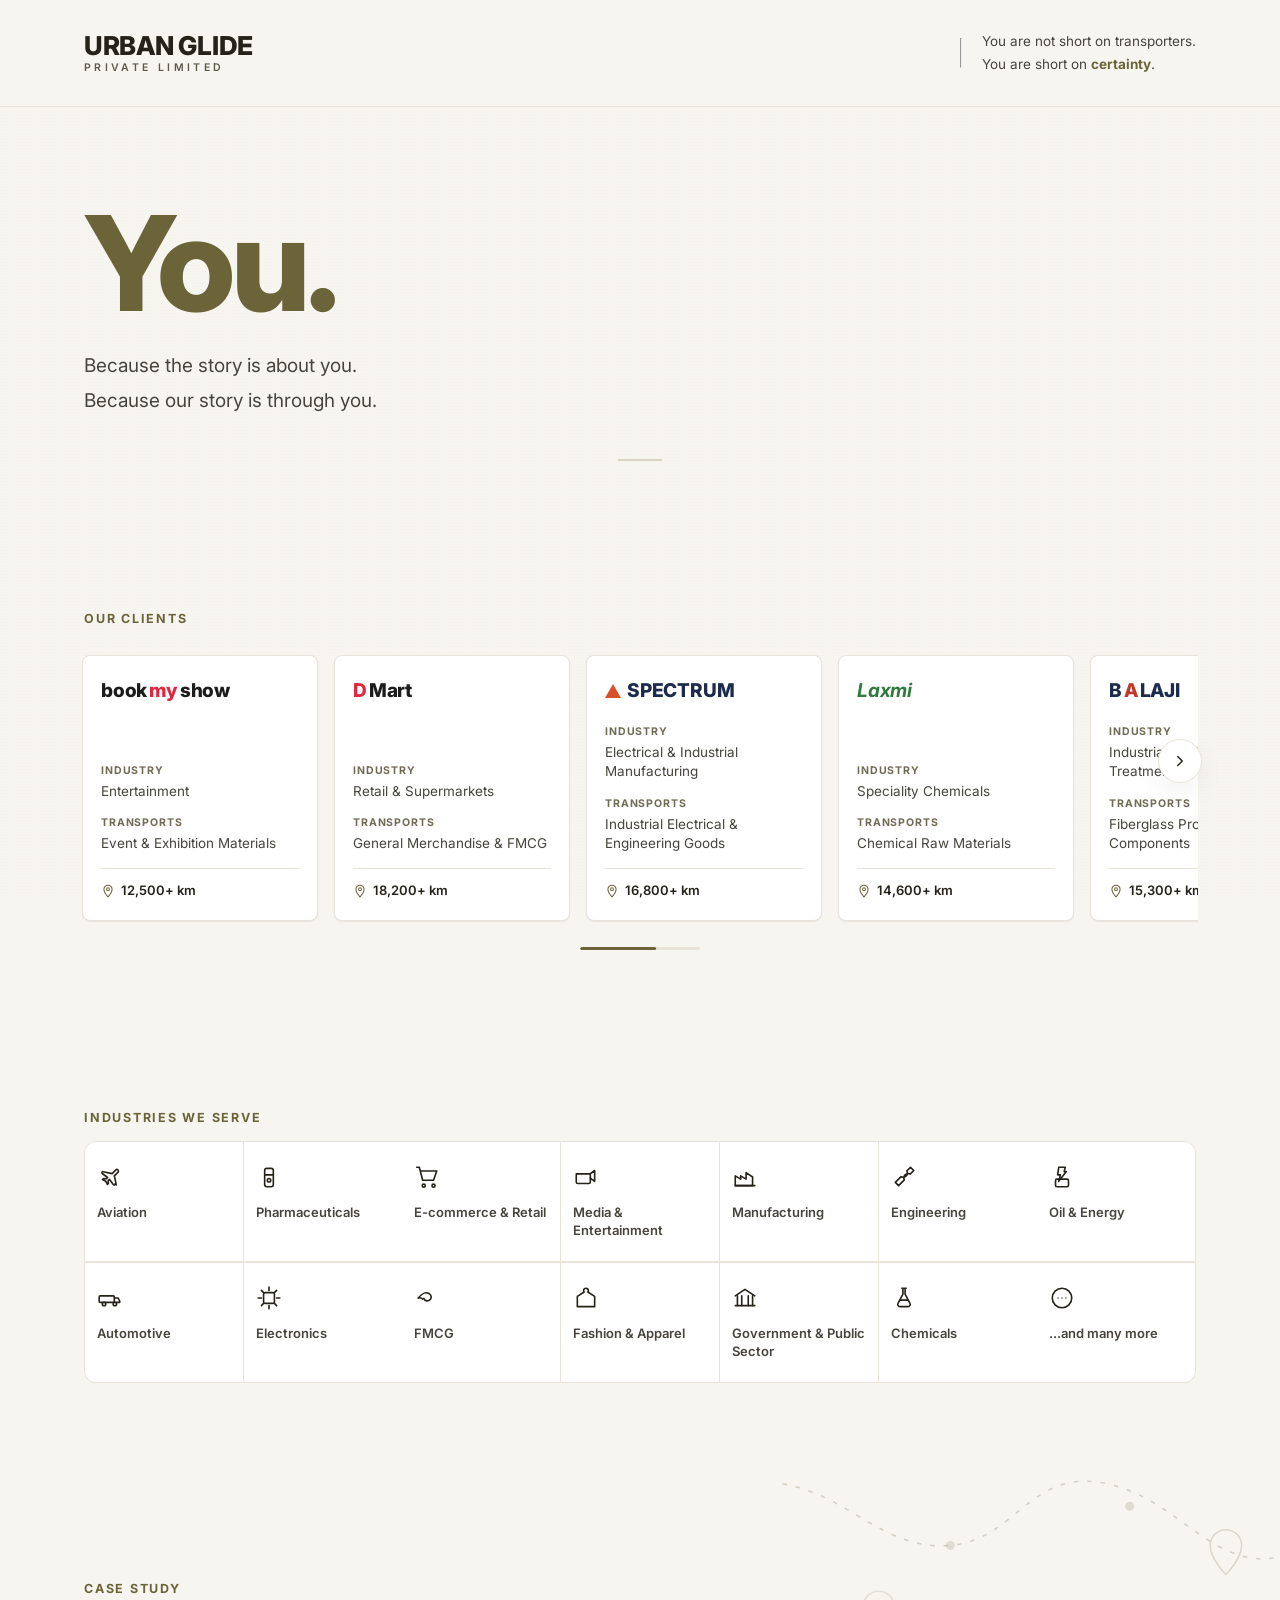
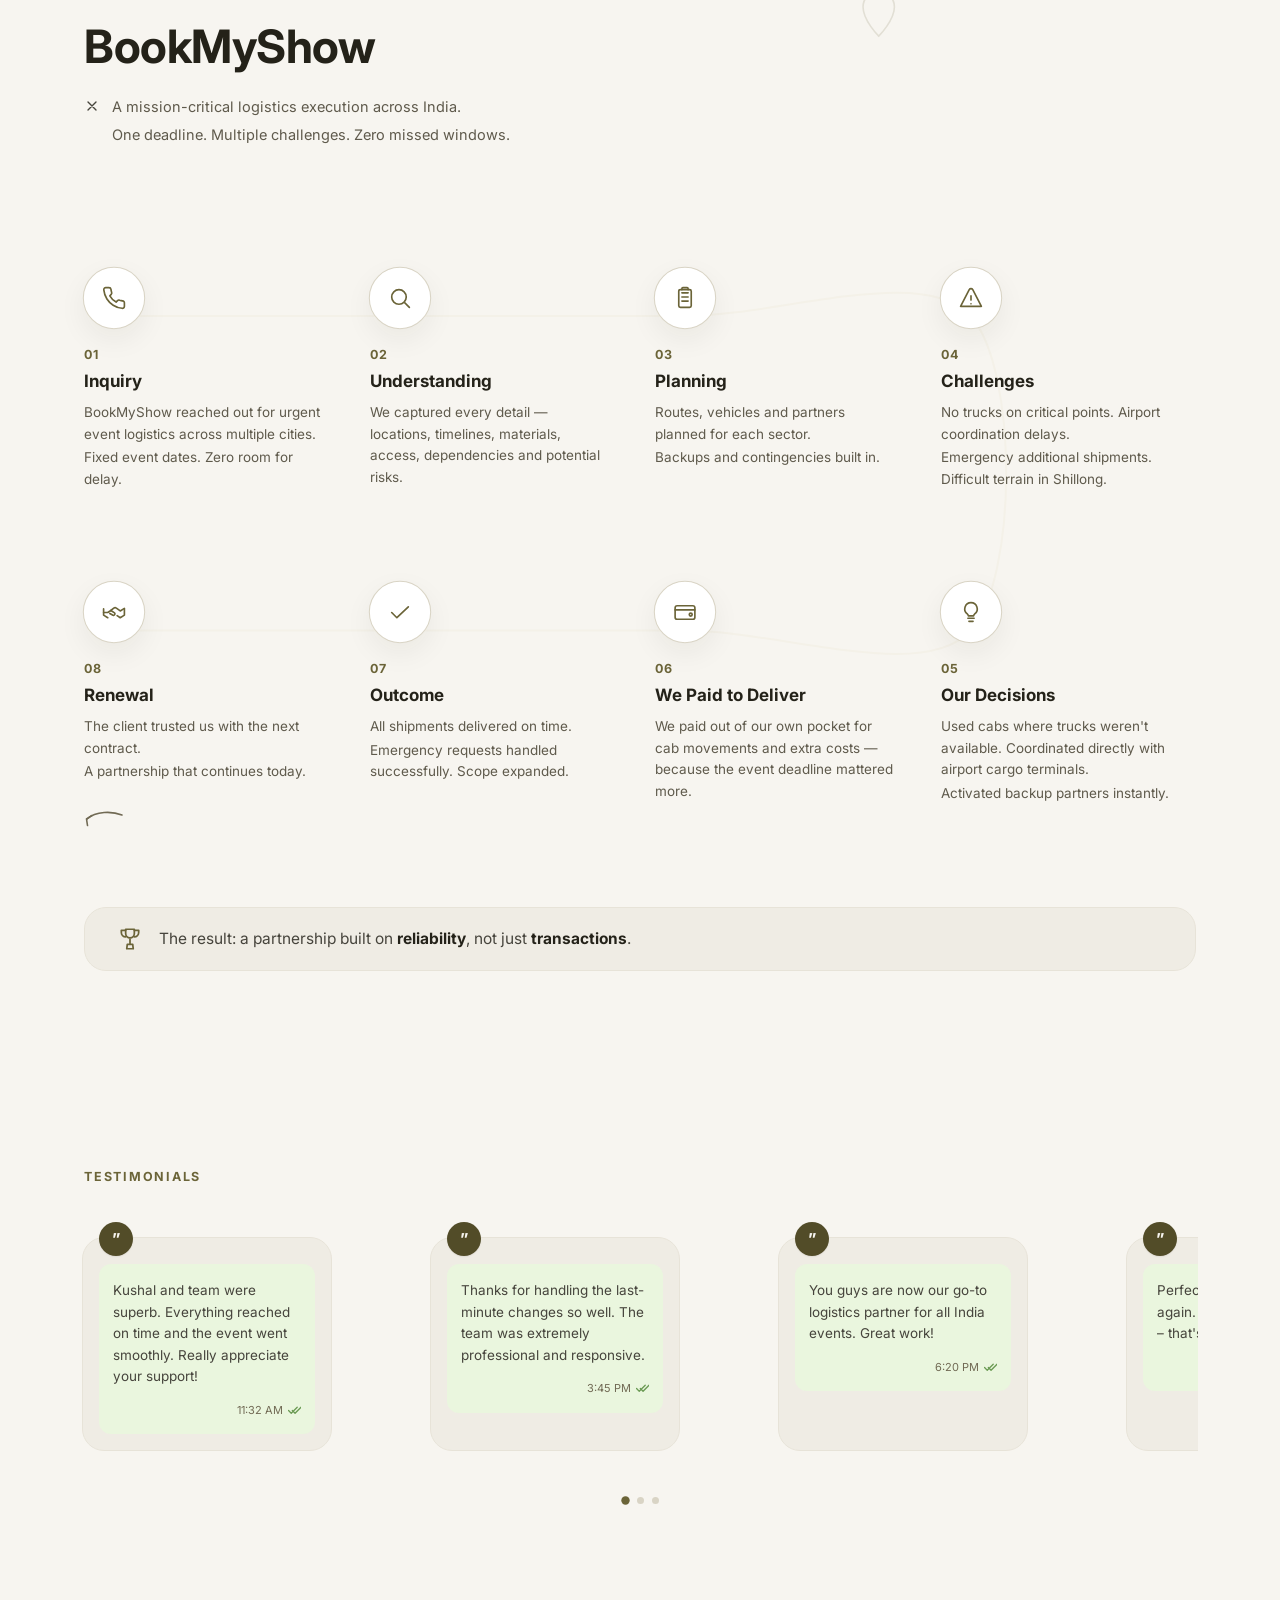
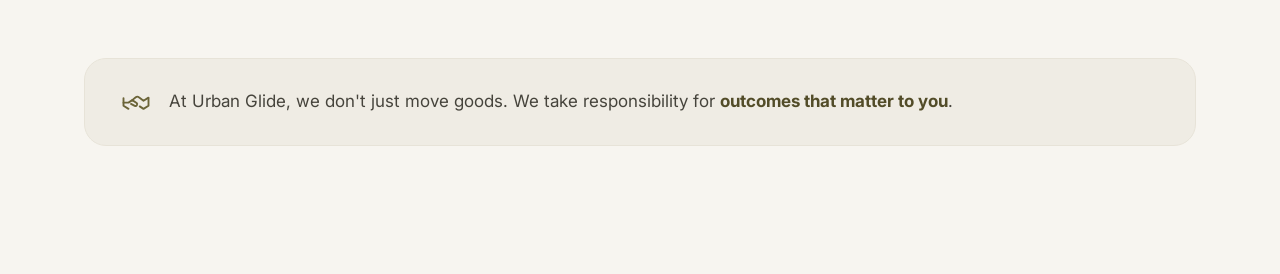
<file: you.html>
<!DOCTYPE html>
<html lang="en">
<head>
<meta charset="UTF-8">
<meta name="viewport" content="width=device-width, initial-scale=1.0">
<title>Urban Glide — You.</title>
<meta name="description" content="Urban Glide Private Limited — because the story is about you, because our story is through you.">
<link rel="preconnect" href="https://fonts.googleapis.com">
<link rel="preconnect" href="https://fonts.gstatic.com" crossorigin>
<link href="https://fonts.googleapis.com/css2?family=Inter:wght@400;500;600;700;800&display=swap" rel="stylesheet">
<style>
/* ==========================================================================
   0. DESIGN TOKENS — shared visual language, carried forward from Page 1
   ========================================================================== */
:root{
  /* colour palette — monochromatic, warm off-white, charcoal ink, olive accent */
  --bg:            #f7f5f0;
  --bg-soft:       #f2f0e9;
  --bg-soft-2:     #efece4;
  --white:         #ffffff;
  --border:        #e7e3d8;
  --border-strong: #d9d4c5;
  --ink:           #242219;
  --ink-soft:      #46443c;
  --muted:         #5f5a4c;
  --muted-soft:    #716a54;
  --olive:         #6b6438;
  --olive-dark:    #524c28;
  --olive-tint:    #f2f0e6;
  --road:          #333029;
  --road-dark:     #2a2822;
  --road-line:     #f4f1e8;
  --mint:          #eaf6de;
  --tick:          #6a9a53;

  --shadow-sm: 0 1px 2px rgba(30,28,18,0.05), 0 1px 1px rgba(30,28,18,0.03);
  --shadow-md: 0 10px 28px rgba(30,28,18,0.06);
  --shadow-hover: 0 18px 40px rgba(30,28,18,0.10);

  --radius-sm: 8px;
  --radius-md: 12px;
  --radius-lg: 22px;
  --radius-full: 999px;

  --container: 1240px;
  --gutter: clamp(20px, 5vw, 64px);
  --section-pad: clamp(56px, 9vw, 128px);
  --section-pad-tight: clamp(40px, 6vw, 80px);

  --ease: cubic-bezier(.22,.61,.36,1);
}

@media (prefers-color-scheme: dark){
  /* Intentionally not implementing a dark theme — the brand system is
     defined for a warm off-white surface. We keep light mode consistently
     across devices rather than fork the visual language. */
}

*, *::before, *::after{ box-sizing: border-box; }
html{ scroll-behavior: smooth; }
@media (prefers-reduced-motion: reduce){
  html{ scroll-behavior: auto; }
}

body{
  margin:0;
  background: var(--bg);
  color: var(--ink);
  font-family: "Inter", -apple-system, BlinkMacSystemFont, "Segoe UI", Helvetica, Arial, sans-serif;
  -webkit-font-smoothing: antialiased;
  -moz-osx-font-smoothing: grayscale;
  line-height: 1.5;
}

img, svg{ display:block; max-width:100%; }
a{ color: inherit; }
button{ font-family: inherit; }

.container{
  max-width: var(--container);
  margin: 0 auto;
  padding-left: var(--gutter);
  padding-right: var(--gutter);
}

/* subtle architectural paper-grain texture, echoed across the whole page */
body::before{
  content:"";
  position: fixed;
  inset: 0;
  pointer-events: none;
  z-index: 0;
  opacity: .5;
  background-image:
    radial-gradient(rgba(50,48,38,0.035) 1px, transparent 1px);
  background-size: 3px 3px;
}

.visually-hidden{
  position:absolute; width:1px; height:1px; margin:-1px; padding:0;
  overflow:hidden; clip:rect(0,0,0,0); white-space:nowrap; border:0;
}

.eyebrow{
  display:inline-block;
  font-size: 12.5px;
  font-weight: 700;
  letter-spacing: .14em;
  text-transform: uppercase;
  color: var(--olive);
  margin: 0 0 14px;
}

.section-title{
  font-size: clamp(26px, 3.4vw, 38px);
  font-weight: 700;
  letter-spacing: -.01em;
  color: var(--ink);
  margin: 0;
}

/* reveal-on-scroll utility -- fade gently upward, never bounce.
   Progressive enhancement: elements are only hidden once JS confirms it can
   reveal them again (via .js-reveal-ready on <html>). If JavaScript fails
   to run, content simply stays visible -- nothing is ever permanently lost. */
.reveal{ opacity: 1; transform: none; }
html.js-reveal-ready .reveal{
  opacity: 0;
  transform: translateY(18px);
  transition: opacity .7s var(--ease), transform .7s var(--ease);
  will-change: opacity, transform;
}
html.js-reveal-ready .reveal.in-view{
  opacity: 1;
  transform: translateY(0);
}
@media (prefers-reduced-motion: reduce){
  html.js-reveal-ready .reveal{ opacity:1; transform:none; transition:none; }
}

/* ==========================================================================
   1. HEADER — identical language to Page 1
   ========================================================================== */
.site-header{
  position: relative;
  z-index: 5;
  background: var(--bg);
  border-bottom: 1px solid var(--border);
}
.header-inner{
  display:flex;
  align-items:center;
  justify-content:space-between;
  gap: clamp(16px, 4vw, 40px);
  padding-top: clamp(20px, 3vw, 30px);
  padding-bottom: clamp(20px, 3vw, 30px);
  flex-wrap: wrap;
}
.logo{
  display:flex;
  flex-direction:column;
  gap: 4px;
  line-height: 1;
}
.logo .wordmark{
  font-size: clamp(20px, 2.6vw, 26px);
  font-weight: 800;
  letter-spacing: -.01em;
  color: var(--ink);
  white-space: nowrap;
}
.logo .subline{
  font-size: 10.5px;
  font-weight: 600;
  letter-spacing: .32em;
  color: var(--muted);
  white-space: nowrap;
}
.header-claim{
  display:flex;
  align-items:stretch;
  gap: clamp(12px, 2vw, 20px);
  text-align:left;
}
.header-claim .rule{
  width:1px;
  background: var(--border-strong);
  flex-shrink:0;
}
.header-claim p{
  margin:0;
  font-size: 13.5px;
  color: var(--ink-soft);
  line-height: 1.7;
  white-space: nowrap;
}
.header-claim strong{
  color: var(--olive);
  font-weight: 700;
}

/* ==========================================================================
   2. HERO
   ========================================================================== */
.hero{
  padding-top: clamp(56px, 9vw, 96px);
  padding-bottom: clamp(40px, 6vw, 64px);
  position: relative;
  z-index:1;
}
.hero h1{
  margin: 0;
  font-size: clamp(64px, 13vw, 132px);
  font-weight: 800;
  letter-spacing: -.03em;
  line-height: .92;
  color: var(--olive);
}
.hero-copy{
  margin-top: clamp(18px, 3vw, 28px);
  max-width: 520px;
}
.hero-copy p{
  margin: 0 0 6px;
  font-size: clamp(16px, 1.7vw, 19px);
  color: var(--ink-soft);
}
.hero-rule{
  margin-top: clamp(28px, 4vw, 44px);
  width: 44px;
  height: 2px;
  background: var(--border-strong);
  border: none;
}

/* ==========================================================================
   3. OUR CLIENTS
   ========================================================================== */
.clients{
  padding-top: var(--section-pad-tight);
  padding-bottom: var(--section-pad-tight);
  position: relative;
  z-index: 1;
}
.clients-head{
  display:flex;
  align-items:flex-end;
  justify-content:space-between;
  margin-bottom: 22px;
}
.clients-rail{
  position: relative;
}
.clients-track{
  display:flex;
  gap: 16px;
  overflow-x: auto;
  scroll-snap-type: x proximity;
  scroll-behavior: smooth;
  padding: 4px 2px 6px;
  margin: 0 -2px;
  -webkit-overflow-scrolling: touch;
  scrollbar-width: none;
}
.clients-track::-webkit-scrollbar{ display:none; }

.client-card{
  scroll-snap-align: start;
  flex: 0 0 auto;
  width: clamp(190px, 22vw, 236px);
  background: var(--white);
  border: 1px solid var(--border);
  border-radius: var(--radius-sm);
  padding: 20px 18px;
  box-shadow: var(--shadow-sm);
  transition: box-shadow .4s var(--ease), transform .4s var(--ease), border-color .4s var(--ease);
  display:flex;
  flex-direction:column;
  min-height: 232px;
}
.client-card:hover, .client-card:focus-within{
  box-shadow: var(--shadow-hover);
  transform: translateY(-3px);
  border-color: var(--border-strong);
}
.client-logo{
  height: 30px;
  display:flex;
  align-items:center;
  margin-bottom: 18px;
}
.client-meta{ margin-top: auto; }
.client-meta .label{
  font-size: 10.5px;
  font-weight: 700;
  letter-spacing: .08em;
  text-transform: uppercase;
  color: var(--muted-soft);
  margin: 0 0 3px;
}
.client-meta .value{
  font-size: 13.5px;
  color: var(--ink-soft);
  margin: 0 0 14px;
  line-height: 1.45;
}
.client-km{
  display:flex;
  align-items:center;
  gap: 6px;
  padding-top: 12px;
  border-top: 1px solid var(--border);
  font-size: 13px;
  font-weight: 600;
  color: var(--ink);
}
.client-km svg{ color: var(--olive); flex-shrink:0; }

/* client logotypes — stylised text marks (prototype-safe, brand-adjacent) */
.mark{ font-weight:800; font-size:19px; letter-spacing:-.01em; display:flex; align-items:center; gap:2px; }
.mark-bookmyshow{ color:#1c1c1c; }
.mark-bookmyshow .accent{ color:#e0273e; }
.mark-dmart{ color:#e0273e; font-style:normal; }
.mark-dmart .dot{ color:#1c1c1c; }
.mark-spectrum{ color:#1c2b4d; display:flex; align-items:center; gap:6px; }
.mark-spectrum .tri{ width:0; height:0; border-left:8px solid transparent; border-right:8px solid transparent; border-bottom:14px solid #d94f2b; }
.mark-laxmi{ color:#2f7a3c; font-style: italic; font-weight:700; }
.mark-balaji{ color:#1c2b4d; }
.mark-balaji .accent{ color:#c0392b; }
.mark-nts{ color:#2f7a45; letter-spacing:.02em; }
.mark-ultron{ color:#1c2b4d; letter-spacing:.04em; font-size:17px; }
.mark-ultron .sub{ display:block; font-size:8px; letter-spacing:.3em; color:var(--muted); font-weight:700; margin-top:1px; }

.rail-next{
  position:absolute;
  right: -6px;
  top: 40%;
  transform: translateY(-50%);
  width: 44px;
  height: 44px;
  border-radius: var(--radius-full);
  background: var(--white);
  border: 1px solid var(--border);
  box-shadow: var(--shadow-md);
  display:flex;
  align-items:center;
  justify-content:center;
  cursor:pointer;
  color: var(--ink);
  transition: transform .3s var(--ease), box-shadow .3s var(--ease), background .3s var(--ease);
}
.rail-next:hover{ box-shadow: var(--shadow-hover); background: var(--olive-tint); }
.rail-next:active{ transform: translateY(-50%) scale(.94); }
.rail-next:focus-visible{ outline: 2px solid var(--olive); outline-offset: 3px; }

.rail-progress{
  margin: 20px auto 0;
  width: 120px;
  height: 3px;
  border-radius: var(--radius-full);
  background: var(--border);
  overflow:hidden;
}
.rail-progress-thumb{
  height:100%;
  width: 30%;
  background: var(--olive);
  border-radius: var(--radius-full);
  transition: transform .25s linear;
  transform-origin: left center;
}

/* ==========================================================================
   4. INDUSTRIES WE SERVE
   ========================================================================== */
.industries{
  padding-top: var(--section-pad-tight);
  padding-bottom: var(--section-pad-tight);
  position: relative;
  z-index:1;
}
.industries-grid{
  display:grid;
  grid-template-columns: repeat(7, 1fr);
  gap:1px;
  background: var(--border);
  border: 1px solid var(--border);
  border-radius: var(--radius-md);
  overflow: hidden;
}
.industry-cell{
  background: var(--white);
  padding: clamp(16px,2vw,22px) 12px;
  display:flex;
  flex-direction:column;
  align-items:flex-start;
  gap: 14px;
  transition: background .35s var(--ease);
  min-height: 108px;
}
.industry-cell:hover{ background: var(--olive-tint); }
.industry-cell svg{ color: var(--ink); flex-shrink:0; }
.industry-cell span{
  font-size: 13px;
  font-weight: 600;
  color: var(--ink-soft);
  line-height: 1.35;
}

@media (max-width: 980px){
  .industries-grid{ grid-template-columns: repeat(4, 1fr); }
}
@media (max-width: 620px){
  .industries-grid{ grid-template-columns: repeat(2, 1fr); }
}

/* ==========================================================================
   5. CASE STUDY — the journey
   ========================================================================== */
.case-study{
  padding-top: var(--section-pad);
  padding-bottom: var(--section-pad);
  position: relative;
  overflow: hidden;
  z-index: 1;
}
.case-decor{
  position:absolute;
  top: -20px;
  right: -40px;
  width: min(560px, 55vw);
  opacity: .5;
  color: var(--olive);
  pointer-events:none;
  z-index:0;
}
.case-head{
  position: relative;
  z-index:1;
  margin-bottom: clamp(36px, 6vw, 64px);
}
.case-head .case-title-row{
  display:flex;
  align-items:center;
  gap:14px;
  margin-bottom: 14px;
}
.case-head h2{
  margin:0;
  font-size: clamp(30px, 5vw, 46px);
  font-weight: 700;
  letter-spacing: -.01em;
  color: var(--ink);
}
.case-sub{
  display:flex;
  gap: 12px;
  align-items:flex-start;
  max-width: 460px;
  color: var(--muted);
}
.case-sub svg{ margin-top:3px; color: var(--ink-soft); flex-shrink:0; }
.case-sub p{ margin:0 0 4px; font-size:14.5px; line-height:1.6; }

.journey-wrap{
  position: relative;
  z-index: 1;
}
.journey-road{
  position:absolute;
  inset:0;
  width:100%;
  height:100%;
  pointer-events:none;
  z-index:0;
  overflow: visible;
}
.journey-road .road-bg{
  fill:none;
  stroke: var(--road);
  stroke-width: 15;
  stroke-linecap: round;
  stroke-linejoin: round;
}
.journey-road .road-line{
  fill:none;
  stroke: var(--road-line);
  stroke-width: 2;
  stroke-linecap: round;
  stroke-dasharray: 7 11;
}
.journey-road .road-waypoint{
  fill: var(--olive);
  opacity: 0;
  transition: opacity .5s var(--ease);
}
.journey-road .road-waypoint.lit{ opacity: 1; }

.journey{
  position: relative;
  z-index: 1;
  display:grid;
  grid-template-columns: repeat(4, 1fr);
  column-gap: clamp(14px, 2.4vw, 30px);
  row-gap: clamp(56px, 8vw, 92px);
  padding: clamp(30px,5vw,54px) 0;
}
.journey-row-1{ grid-row: 1; }
.journey-row-2{ grid-row: 2; }
/* visually reverse the return row (5→8 travel right-to-left) while keeping
   1..8 as the natural DOM / reading order for assistive tech */
.stop[data-stop="5"]{ grid-column: 4; }
.stop[data-stop="6"]{ grid-column: 3; }
.stop[data-stop="7"]{ grid-column: 2; }
.stop[data-stop="8"]{ grid-column: 1; }

.stop{
  display:flex;
  flex-direction:column;
  align-items:flex-start;
  text-align:left;
  transition-delay: calc(var(--i, 0) * 40ms);
}
.stop-icon{
  width: 60px;
  height: 60px;
  border-radius: var(--radius-full);
  background: var(--white);
  border: 1px solid var(--border-strong);
  box-shadow: var(--shadow-md);
  display:flex;
  align-items:center;
  justify-content:center;
  color: var(--olive);
  margin-bottom: 18px;
  transition: transform .45s var(--ease), box-shadow .45s var(--ease);
}
.stop.in-view .stop-icon{ transform: scale(1.04); }
.stop:hover .stop-icon{ box-shadow: var(--shadow-hover); }
.stop-index{
  font-size: 12.5px;
  font-weight: 700;
  letter-spacing: .06em;
  color: var(--olive);
  margin: 0 0 4px;
}
.stop-title{
  font-size: 17px;
  font-weight: 700;
  color: var(--ink);
  margin: 0 0 8px;
}
.stop-desc{
  font-size: 13.5px;
  line-height: 1.6;
  color: var(--muted);
  margin: 0;
  max-width: 240px;
}
.stop-desc + .stop-desc{ margin-top: 2px; }

.renewal-loop{
  position:absolute;
  left: -6px;
  bottom: -34px;
  color: var(--muted-soft);
  z-index:0;
}
html.js-reveal-ready .renewal-loop{
  opacity: 0;
  transition: opacity .6s var(--ease) .2s;
}
html.js-reveal-ready .renewal-loop.in-view{ opacity: 1; }

.result-banner{
  margin-top: clamp(30px, 5vw, 48px);
  display:flex;
  align-items:center;
  gap: 16px;
  background: var(--bg-soft-2);
  border: 1px solid var(--border);
  border-radius: var(--radius-lg);
  padding: 18px clamp(20px, 3vw, 32px);
}
.result-banner svg{ color: var(--olive); flex-shrink:0; }
.result-banner p{
  margin:0;
  font-size: 15.5px;
  color: var(--ink-soft);
}
.result-banner strong{ color: var(--ink); font-weight:700; }

@media (max-width: 900px){
  .journey{ grid-template-columns: repeat(2, 1fr); row-gap: clamp(44px,7vw,64px); }
  .stop[data-stop="5"]{ grid-column: auto; }
  .stop[data-stop="6"]{ grid-column: auto; }
  .stop[data-stop="7"]{ grid-column: auto; }
  .stop[data-stop="8"]{ grid-column: auto; }
}
@media (max-width: 600px){
  .journey{ grid-template-columns: 1fr; row-gap: 46px; padding-left: 8px; }
  .journey-road .road-bg{ stroke-width: 3.5; }
  .journey-road .road-line{ stroke-width: 1.4; stroke-dasharray: 5 8; }
  .stop-icon{ width:52px; height:52px; }
}

/* ==========================================================================
   6. TESTIMONIALS
   ========================================================================== */
.testimonials{
  padding-top: var(--section-pad-tight);
  padding-bottom: var(--section-pad-tight);
  position: relative;
  z-index:1;
}
.testi-head{ margin-bottom: 24px; }
.testi-track{
  display:flex;
  gap: 18px;
  overflow-x: auto;
  scroll-snap-type: x proximity;
  scroll-behavior: smooth;
  padding: 10px 2px 8px;
  margin: 0 -2px;
  scrollbar-width: none;
}
.testi-track::-webkit-scrollbar{ display:none; }

.testi-card{
  scroll-snap-align: start;
  flex: 0 0 auto;
  width: clamp(210px, 24vw, 250px);
  background: var(--bg-soft-2);
  border: 1px solid var(--border);
  border-radius: var(--radius-lg);
  padding: 26px 16px 16px;
  position: relative;
}
.testi-quote{
  position:absolute;
  top: -16px;
  left: 16px;
  width: 34px;
  height: 34px;
  border-radius: var(--radius-full);
  background: var(--olive-dark);
  color: var(--bg);
  display:flex;
  align-items:center;
  justify-content:center;
  font-size: 15px;
  font-weight: 800;
  box-shadow: var(--shadow-sm);
}
.testi-bubble{
  background: var(--mint);
  border-radius: var(--radius-md);
  padding: 16px 14px;
}
.testi-bubble p{
  margin: 0 0 14px;
  font-size: 13.5px;
  line-height: 1.6;
  color: var(--ink-soft);
}
.testi-meta{
  display:flex;
  align-items:center;
  justify-content:flex-end;
  gap: 5px;
  font-size: 11px;
  color: var(--muted-soft);
}
.testi-meta svg{ color: var(--tick); }

.testi-dots{
  display:flex;
  justify-content:center;
  gap: 8px;
  margin-top: 22px;
}
.testi-dots button{
  width: 7px; height: 7px;
  border-radius: var(--radius-full);
  border: none;
  background: var(--border-strong);
  padding: 0;
  cursor: pointer;
  transition: background .3s var(--ease), transform .3s var(--ease);
}
.testi-dots button[aria-current="true"]{ background: var(--olive); transform: scale(1.2); }
.testi-dots button:focus-visible{ outline: 2px solid var(--olive); outline-offset: 3px; }

/* ==========================================================================
   7. CLOSING STATEMENT
   ========================================================================== */
.closing{
  padding-top: var(--section-pad-tight);
  padding-bottom: clamp(72px, 10vw, 128px);
  position: relative;
  z-index:1;
}
.closing-banner{
  display:flex;
  align-items:center;
  gap: 18px;
  background: var(--bg-soft-2);
  border: 1px solid var(--border);
  border-radius: var(--radius-lg);
  padding: clamp(20px,3vw,28px) clamp(22px,4vw,36px);
}
.closing-banner svg{ color: var(--olive); flex-shrink:0; }
.closing-banner p{
  margin: 0;
  font-size: clamp(14.5px, 1.6vw, 17px);
  line-height: 1.6;
  color: var(--ink-soft);
}
.closing-banner strong{ color: var(--olive-dark); font-weight: 700; }

@media (max-width: 560px){
  .closing-banner{ flex-direction:column; align-items:flex-start; text-align:left; }
}

/* ==========================================================================
   8. RESPONSIVE HEADER / HERO refinements
   ========================================================================== */
@media (max-width: 760px){
  .header-inner{ flex-direction:column; align-items:flex-start; gap:16px; }
  .header-claim{ padding-left: 0; }
  .header-claim p{ white-space: normal; }
}
@media (max-width: 480px){
  .client-card{ width: 78vw; }
  .testi-card{ width: 78vw; }
}

/* Ultra-wide displays: cap visual density, keep architectural breathing room */
@media (min-width: 1800px){
  :root{ --container: 1440px; }
  .hero h1{ font-size: 148px; }
}
</style>
</head>
<body>

<header class="site-header">
  <div class="container header-inner">
    <div class="logo">
      <span class="wordmark">URBAN GLIDE</span>
      <span class="subline">PRIVATE LIMITED</span>
    </div>
    <div class="header-claim">
      <hr class="rule" aria-hidden="true">
      <div>
        <p>You are not short on transporters.</p>
        <p>You are short on <strong>certainty</strong>.</p>
      </div>
    </div>
  </div>
</header>

<main>

  <!-- ============================ HERO ============================ -->
  <section class="hero container" aria-label="Introduction">
    <h1>You.</h1>
    <div class="hero-copy">
      <p>Because the story is about you.</p>
      <p>Because our story is through you.</p>
    </div>
    <hr class="hero-rule" aria-hidden="true">
  </section>

  <!-- ========================= OUR CLIENTS ========================= -->
  <section class="clients container" id="clients" aria-labelledby="clients-heading">
    <div class="clients-head">
      <h2 class="eyebrow" id="clients-heading" style="margin-bottom:0;">Our Clients</h2>
    </div>

    <div class="clients-rail">
      <div class="clients-track" id="clientsTrack" tabindex="0" role="group" aria-label="Client list, scrollable">

        <article class="client-card reveal">
          <div class="client-logo">
            <span class="mark mark-bookmyshow">book<span class="accent">my</span>show</span>
          </div>
          <div class="client-meta">
            <p class="label">Industry</p>
            <p class="value">Entertainment</p>
            <p class="label">Transports</p>
            <p class="value">Event &amp; Exhibition Materials</p>
          </div>
          <div class="client-km">
            <svg width="14" height="14" viewBox="0 0 24 24" fill="none" stroke="currentColor" stroke-width="1.8" stroke-linecap="round" stroke-linejoin="round"><path d="M12 22s7-7.58 7-13a7 7 0 1 0-14 0c0 5.42 7 13 7 13Z"/><circle cx="12" cy="9" r="2.5"/></svg>
            12,500+ km
          </div>
        </article>

        <article class="client-card reveal">
          <div class="client-logo">
            <span class="mark mark-dmart">D<span class="dot">Mart</span></span>
          </div>
          <div class="client-meta">
            <p class="label">Industry</p>
            <p class="value">Retail &amp; Supermarkets</p>
            <p class="label">Transports</p>
            <p class="value">General Merchandise &amp; FMCG</p>
          </div>
          <div class="client-km">
            <svg width="14" height="14" viewBox="0 0 24 24" fill="none" stroke="currentColor" stroke-width="1.8" stroke-linecap="round" stroke-linejoin="round"><path d="M12 22s7-7.58 7-13a7 7 0 1 0-14 0c0 5.42 7 13 7 13Z"/><circle cx="12" cy="9" r="2.5"/></svg>
            18,200+ km
          </div>
        </article>

        <article class="client-card reveal">
          <div class="client-logo">
            <span class="mark mark-spectrum"><span class="tri" aria-hidden="true"></span>SPECTRUM</span>
          </div>
          <div class="client-meta">
            <p class="label">Industry</p>
            <p class="value">Electrical &amp; Industrial Manufacturing</p>
            <p class="label">Transports</p>
            <p class="value">Industrial Electrical &amp; Engineering Goods</p>
          </div>
          <div class="client-km">
            <svg width="14" height="14" viewBox="0 0 24 24" fill="none" stroke="currentColor" stroke-width="1.8" stroke-linecap="round" stroke-linejoin="round"><path d="M12 22s7-7.58 7-13a7 7 0 1 0-14 0c0 5.42 7 13 7 13Z"/><circle cx="12" cy="9" r="2.5"/></svg>
            16,800+ km
          </div>
        </article>

        <article class="client-card reveal">
          <div class="client-logo">
            <span class="mark mark-laxmi">Laxmi</span>
          </div>
          <div class="client-meta">
            <p class="label">Industry</p>
            <p class="value">Speciality Chemicals</p>
            <p class="label">Transports</p>
            <p class="value">Chemical Raw Materials</p>
          </div>
          <div class="client-km">
            <svg width="14" height="14" viewBox="0 0 24 24" fill="none" stroke="currentColor" stroke-width="1.8" stroke-linecap="round" stroke-linejoin="round"><path d="M12 22s7-7.58 7-13a7 7 0 1 0-14 0c0 5.42 7 13 7 13Z"/><circle cx="12" cy="9" r="2.5"/></svg>
            14,600+ km
          </div>
        </article>

        <article class="client-card reveal">
          <div class="client-logo">
            <span class="mark mark-balaji">B<span class="accent">A</span>LAJI</span>
          </div>
          <div class="client-meta">
            <p class="label">Industry</p>
            <p class="value">Industrial Equipment &amp; Water Treatment</p>
            <p class="label">Transports</p>
            <p class="value">Fiberglass Products &amp; Components</p>
          </div>
          <div class="client-km">
            <svg width="14" height="14" viewBox="0 0 24 24" fill="none" stroke="currentColor" stroke-width="1.8" stroke-linecap="round" stroke-linejoin="round"><path d="M12 22s7-7.58 7-13a7 7 0 1 0-14 0c0 5.42 7 13 7 13Z"/><circle cx="12" cy="9" r="2.5"/></svg>
            15,300+ km
          </div>
        </article>

        <article class="client-card reveal">
          <div class="client-logo">
            <span class="mark mark-nts">NTS</span>
          </div>
          <div class="client-meta">
            <p class="label">Industry</p>
            <p class="value">National Technology Services</p>
            <p class="label">Transports</p>
            <p class="value">Technical Services &amp; Solutions</p>
          </div>
          <div class="client-km">
            <svg width="14" height="14" viewBox="0 0 24 24" fill="none" stroke="currentColor" stroke-width="1.8" stroke-linecap="round" stroke-linejoin="round"><path d="M12 22s7-7.58 7-13a7 7 0 1 0-14 0c0 5.42 7 13 7 13Z"/><circle cx="12" cy="9" r="2.5"/></svg>
            11,700+ km
          </div>
        </article>

        <article class="client-card reveal">
          <div class="client-logo">
            <span class="mark mark-ultron">ULTRON<span class="sub">INDUSTRY</span></span>
          </div>
          <div class="client-meta">
            <p class="label">Industry</p>
            <p class="value">Chemical Storage &amp; Process Equipment</p>
            <p class="label">Transports</p>
            <p class="value">Tanks, Vessels &amp; Process Equipment</p>
          </div>
          <div class="client-km">
            <svg width="14" height="14" viewBox="0 0 24 24" fill="none" stroke="currentColor" stroke-width="1.8" stroke-linecap="round" stroke-linejoin="round"><path d="M12 22s7-7.58 7-13a7 7 0 1 0-14 0c0 5.42 7 13 7 13Z"/><circle cx="12" cy="9" r="2.5"/></svg>
            17,900+ km
          </div>
        </article>

      </div>

      <button class="rail-next" id="clientsNext" aria-label="Scroll to next client">
        <svg width="18" height="18" viewBox="0 0 24 24" fill="none" stroke="currentColor" stroke-width="2" stroke-linecap="round" stroke-linejoin="round"><path d="m9 6 6 6-6 6"/></svg>
      </button>
    </div>

    <div class="rail-progress" aria-hidden="true">
      <div class="rail-progress-thumb" id="clientsProgress"></div>
    </div>
  </section>

  <!-- ====================== INDUSTRIES WE SERVE ====================== -->
  <section class="industries container" id="industries" aria-labelledby="industries-heading">
    <h2 class="eyebrow" id="industries-heading">Industries We Serve</h2>

    <div class="industries-grid">
      <div class="industry-cell reveal">
        <svg width="26" height="26" viewBox="0 0 24 24" fill="none" stroke="currentColor" stroke-width="1.5" stroke-linecap="round" stroke-linejoin="round"><path d="M17.8 19.2 16 11l3.5-3.5a1.5 1.5 0 0 0-2.1-2.1L14 8.9 5.8 7.1a1 1 0 0 0-.98 1.66l4.94 3.71-1.2 1.2-2.5-.3-1 1 3 1.5 1.5 3 1-1-.3-2.5 1.2-1.2 3.71 4.94a1 1 0 0 0 1.66-.98Z"/></svg>
        <span>Aviation</span>
      </div>
      <div class="industry-cell reveal">
        <svg width="26" height="26" viewBox="0 0 24 24" fill="none" stroke="currentColor" stroke-width="1.5" stroke-linecap="round" stroke-linejoin="round"><rect x="8" y="4" width="8" height="17" rx="2"/><path d="M8 10h8"/><circle cx="12" cy="15" r="1.6"/></svg>
        <span>Pharmaceuticals</span>
      </div>
      <div class="industry-cell reveal">
        <svg width="26" height="26" viewBox="0 0 24 24" fill="none" stroke="currentColor" stroke-width="1.5" stroke-linecap="round" stroke-linejoin="round"><circle cx="9" cy="20" r="1.4"/><circle cx="18" cy="20" r="1.4"/><path d="M2.5 3h2.4L8 15h10l3-8.5H6.2"/></svg>
        <span>E-commerce &amp; Retail</span>
      </div>
      <div class="industry-cell reveal">
        <svg width="26" height="26" viewBox="0 0 24 24" fill="none" stroke="currentColor" stroke-width="1.5" stroke-linecap="round" stroke-linejoin="round"><path d="M3 9h13l4-3v10l-4-3"/><rect x="3" y="9" width="13" height="9" rx="1.4"/></svg>
        <span>Media &amp; Entertainment</span>
      </div>
      <div class="industry-cell reveal">
        <svg width="26" height="26" viewBox="0 0 24 24" fill="none" stroke="currentColor" stroke-width="1.5" stroke-linecap="round" stroke-linejoin="round"><path d="M3 20V11l5 3V11l5 3V8l6 4v8Z"/><path d="M3 20h18"/></svg>
        <span>Manufacturing</span>
      </div>
      <div class="industry-cell reveal">
        <svg width="26" height="26" viewBox="0 0 24 24" fill="none" stroke="currentColor" stroke-width="1.5" stroke-linecap="round" stroke-linejoin="round"><path d="M14.7 6.3a4 4 0 0 1-5.4 5.4L4 17l3 3 5.3-5.3a4 4 0 0 1 5.4-5.4L21 6l-3-3-3.3 3.3Z"/></svg>
        <span>Engineering</span>
      </div>
      <div class="industry-cell reveal">
        <svg width="26" height="26" viewBox="0 0 24 24" fill="none" stroke="currentColor" stroke-width="1.5" stroke-linecap="round" stroke-linejoin="round"><path d="M9 3h6l-1 4h2l-7 9 1.5-6H8Z"/><rect x="6" y="14" width="12" height="7" rx="1.4"/></svg>
        <span>Oil &amp; Energy</span>
      </div>

      <div class="industry-cell reveal">
        <svg width="26" height="26" viewBox="0 0 24 24" fill="none" stroke="currentColor" stroke-width="1.5" stroke-linecap="round" stroke-linejoin="round"><rect x="2" y="10" width="14" height="6" rx="1"/><path d="M16 12h3.5L21 15v1h-5"/><circle cx="6.5" cy="17.5" r="1.6"/><circle cx="16.5" cy="17.5" r="1.6"/></svg>
        <span>Automotive</span>
      </div>
      <div class="industry-cell reveal">
        <svg width="26" height="26" viewBox="0 0 24 24" fill="none" stroke="currentColor" stroke-width="1.5" stroke-linecap="round" stroke-linejoin="round"><rect x="7" y="7" width="10" height="10" rx="1.4"/><path d="M12 2v3M12 19v3M2 12h3M19 12h3M5 5l2 2M17 17l2 2M19 5l-2 2M7 17l-2 2"/></svg>
        <span>Electronics</span>
      </div>
      <div class="industry-cell reveal">
        <svg width="26" height="26" viewBox="0 0 24 24" fill="none" stroke="currentColor" stroke-width="1.5" stroke-linecap="round" stroke-linejoin="round"><path d="M4 12c3-4 7-6 10-4 2 1.3 2.5 3.6 1 5.4-1.8 2.1-5 1.7-6-1"/><path d="M4 12c1.6-.4 3-.2 4 1"/></svg>
        <span>FMCG</span>
      </div>
      <div class="industry-cell reveal">
        <svg width="26" height="26" viewBox="0 0 24 24" fill="none" stroke="currentColor" stroke-width="1.5" stroke-linecap="round" stroke-linejoin="round"><path d="M12 3a2.2 2.2 0 0 0-2.2 2.2c0 .5.2 1 .5 1.3L4 10.5v9.5h16v-9.5l-6.3-4a2 2 0 0 0 .5-1.3A2.2 2.2 0 0 0 12 3Z"/></svg>
        <span>Fashion &amp; Apparel</span>
      </div>
      <div class="industry-cell reveal">
        <svg width="26" height="26" viewBox="0 0 24 24" fill="none" stroke="currentColor" stroke-width="1.5" stroke-linecap="round" stroke-linejoin="round"><path d="M3 10 12 4l9 6"/><path d="M5 10v9M9 10v9M15 10v9M19 10v9"/><path d="M3 19h18"/></svg>
        <span>Government &amp; Public Sector</span>
      </div>
      <div class="industry-cell reveal">
        <svg width="26" height="26" viewBox="0 0 24 24" fill="none" stroke="currentColor" stroke-width="1.5" stroke-linecap="round" stroke-linejoin="round"><path d="M10 3h4M11 3v5.5L6.5 17a2 2 0 0 0 1.8 3h7.4a2 2 0 0 0 1.8-3L13 8.5V3"/><path d="M8.5 14h7"/></svg>
        <span>Chemicals</span>
      </div>
      <div class="industry-cell reveal">
        <svg width="26" height="26" viewBox="0 0 24 24" fill="none" stroke="currentColor" stroke-width="1.5" stroke-linecap="round" stroke-linejoin="round"><circle cx="12" cy="12" r="9"/><circle cx="8.4" cy="12" r=".6" fill="currentColor" stroke="none"/><circle cx="12" cy="12" r=".6" fill="currentColor" stroke="none"/><circle cx="15.6" cy="12" r=".6" fill="currentColor" stroke="none"/></svg>
        <span>...and many more</span>
      </div>
    </div>
  </section>

  <!-- ========================== CASE STUDY ========================== -->
  <section class="case-study" id="case-study" aria-labelledby="case-study-heading">
    <div class="container">

      <svg class="case-decor" viewBox="0 0 500 260" fill="none" aria-hidden="true">
        <path d="M20 40c60 10 90 60 150 55s70-70 140-55 100 90 170 60" stroke="currentColor" stroke-width="1.4" stroke-dasharray="4 8" opacity="0.5"/>
        <circle cx="170" cy="95" r="4" fill="currentColor" opacity="0.35"/>
        <circle cx="330" cy="60" r="4" fill="currentColor" opacity="0.35"/>
        <path d="M430 95c0 12-14 26-14 26s-14-14-14-26a14 14 0 1 1 28 0Z" stroke="currentColor" stroke-width="1.4" opacity="0.4"/>
        <path d="M120 150c0 12-14 26-14 26s-14-14-14-26a14 14 0 1 1 28 0Z" stroke="currentColor" stroke-width="1.4" opacity="0.3"/>
      </svg>

      <div class="case-head">
        <p class="eyebrow" id="case-study-heading" style="margin-bottom:14px;">Case Study</p>
        <div class="case-title-row">
          <h2>BookMyShow</h2>
        </div>
        <div class="case-sub">
          <svg width="16" height="16" viewBox="0 0 24 24" fill="none" stroke="currentColor" stroke-width="2" stroke-linecap="round" stroke-linejoin="round"><path d="M18 6 6 18M6 6l12 12"/></svg>
          <div>
            <p>A mission-critical logistics execution across India.</p>
            <p>One deadline. Multiple challenges. Zero missed windows.</p>
          </div>
        </div>
      </div>

      <div class="journey-wrap" id="journeyWrap">
        <svg class="journey-road" id="journeyRoad" aria-hidden="true">
          <path class="road-bg" id="roadBg" d=""></path>
          <path class="road-line" id="roadLine" d=""></path>
          <circle class="road-waypoint" id="wp-1-2" r="4"></circle>
          <circle class="road-waypoint" id="wp-2-3" r="4"></circle>
          <circle class="road-waypoint" id="wp-3-4" r="4"></circle>
          <circle class="road-waypoint" id="wp-4-5" r="4"></circle>
          <circle class="road-waypoint" id="wp-5-6" r="4"></circle>
          <circle class="road-waypoint" id="wp-6-7" r="4"></circle>
          <circle class="road-waypoint" id="wp-7-8" r="4"></circle>
        </svg>

        <ol class="journey" id="journeyList">

          <li class="stop journey-row-1 reveal" data-stop="1" style="--i:0;">
            <span class="stop-icon" aria-hidden="true">
              <svg width="24" height="24" viewBox="0 0 24 24" fill="none" stroke="currentColor" stroke-width="1.6" stroke-linecap="round" stroke-linejoin="round"><path d="M22 16.9v3a2 2 0 0 1-2.2 2 19.8 19.8 0 0 1-8.6-3 19.5 19.5 0 0 1-6-6 19.8 19.8 0 0 1-3-8.7A2 2 0 0 1 4.1 2h3a2 2 0 0 1 2 1.7c.1.9.3 1.9.6 2.7a2 2 0 0 1-.4 2.1L8 9.9a16 16 0 0 0 6 6l1.4-1.4a2 2 0 0 1 2.1-.4c.9.3 1.8.5 2.7.6a2 2 0 0 1 1.8 2.2Z"/></svg>
            </span>
            <p class="stop-index">01</p>
            <h3 class="stop-title">Inquiry</h3>
            <p class="stop-desc">BookMyShow reached out for urgent event logistics across multiple cities.</p>
            <p class="stop-desc">Fixed event dates. Zero room for delay.</p>
          </li>

          <li class="stop journey-row-1 reveal" data-stop="2" style="--i:1;">
            <span class="stop-icon" aria-hidden="true">
              <svg width="24" height="24" viewBox="0 0 24 24" fill="none" stroke="currentColor" stroke-width="1.6" stroke-linecap="round" stroke-linejoin="round"><circle cx="11" cy="11" r="7"/><path d="m21 21-4.3-4.3"/></svg>
            </span>
            <p class="stop-index">02</p>
            <h3 class="stop-title">Understanding</h3>
            <p class="stop-desc">We captured every detail — locations, timelines, materials, access, dependencies and potential risks.</p>
          </li>

          <li class="stop journey-row-1 reveal" data-stop="3" style="--i:2;">
            <span class="stop-icon" aria-hidden="true">
              <svg width="24" height="24" viewBox="0 0 24 24" fill="none" stroke="currentColor" stroke-width="1.6" stroke-linecap="round" stroke-linejoin="round"><rect x="6" y="4" width="12" height="17" rx="1.6"/><path d="M9 4V3a1 1 0 0 1 1-1h4a1 1 0 0 1 1 1v1M9 11h6M9 15h6M9 7h6"/></svg>
            </span>
            <p class="stop-index">03</p>
            <h3 class="stop-title">Planning</h3>
            <p class="stop-desc">Routes, vehicles and partners planned for each sector.</p>
            <p class="stop-desc">Backups and contingencies built in.</p>
          </li>

          <li class="stop journey-row-1 reveal" data-stop="4" style="--i:3;">
            <span class="stop-icon" aria-hidden="true">
              <svg width="24" height="24" viewBox="0 0 24 24" fill="none" stroke="currentColor" stroke-width="1.6" stroke-linecap="round" stroke-linejoin="round"><path d="M10.3 3.9 2 20h20L13.7 3.9a2 2 0 0 0-3.4 0Z"/><path d="M12 10v4M12 17.5v.1"/></svg>
            </span>
            <p class="stop-index">04</p>
            <h3 class="stop-title">Challenges</h3>
            <p class="stop-desc">No trucks on critical points. Airport coordination delays.</p>
            <p class="stop-desc">Emergency additional shipments. Difficult terrain in Shillong.</p>
          </li>

          <li class="stop journey-row-2 reveal" data-stop="5" style="--i:4;">
            <span class="stop-icon" aria-hidden="true">
              <svg width="24" height="24" viewBox="0 0 24 24" fill="none" stroke="currentColor" stroke-width="1.6" stroke-linecap="round" stroke-linejoin="round"><path d="M9 18h6M10 21h4M12 3a6 6 0 0 0-3.6 10.8c.6.5 1 1.2 1.1 2h5c.1-.8.5-1.5 1.1-2A6 6 0 0 0 12 3Z"/></svg>
            </span>
            <p class="stop-index">05</p>
            <h3 class="stop-title">Our Decisions</h3>
            <p class="stop-desc">Used cabs where trucks weren't available. Coordinated directly with airport cargo terminals.</p>
            <p class="stop-desc">Activated backup partners instantly.</p>
          </li>

          <li class="stop journey-row-2 reveal" data-stop="6" style="--i:5;">
            <span class="stop-icon" aria-hidden="true">
              <svg width="24" height="24" viewBox="0 0 24 24" fill="none" stroke="currentColor" stroke-width="1.6" stroke-linecap="round" stroke-linejoin="round"><rect x="2.5" y="6" width="19" height="13" rx="2"/><path d="M2.5 10h19"/><circle cx="17.5" cy="14.5" r="1.4"/></svg>
            </span>
            <p class="stop-index">06</p>
            <h3 class="stop-title">We Paid to Deliver</h3>
            <p class="stop-desc">We paid out of our own pocket for cab movements and extra costs — because the event deadline mattered more.</p>
          </li>

          <li class="stop journey-row-2 reveal" data-stop="7" style="--i:6;">
            <span class="stop-icon" aria-hidden="true">
              <svg width="24" height="24" viewBox="0 0 24 24" fill="none" stroke="currentColor" stroke-width="1.6" stroke-linecap="round" stroke-linejoin="round"><path d="m4 12.5 5 5L20 7"/></svg>
            </span>
            <p class="stop-index">07</p>
            <h3 class="stop-title">Outcome</h3>
            <p class="stop-desc">All shipments delivered on time.</p>
            <p class="stop-desc">Emergency requests handled successfully. Scope expanded.</p>
          </li>

          <li class="stop journey-row-2 reveal" data-stop="8" style="--i:7;">
            <span class="stop-icon" aria-hidden="true">
              <svg width="24" height="24" viewBox="0 0 24 24" fill="none" stroke="currentColor" stroke-width="1.6" stroke-linecap="round" stroke-linejoin="round"><path d="M2 12.5h4l3-2 3.5 2.3a1.4 1.4 0 0 1-1.5 2.3L8 13.5"/><path d="M9 10.5l2.8-2.3a2 2 0 0 1 2.5 0L18 11l4-2.5"/><path d="M22 9v6l-4 2.5-3-2"/><path d="M2 9v6l4 2.5"/></svg>
            </span>
            <p class="stop-index">08</p>
            <h3 class="stop-title">Renewal</h3>
            <p class="stop-desc">The client trusted us with the next contract.</p>
            <p class="stop-desc">A partnership that continues today.</p>

            <svg class="renewal-loop" id="renewalLoop" width="46" height="30" viewBox="0 0 46 30" fill="none" aria-hidden="true">
              <path d="M44 6C34 2 18 2 9 10" stroke="currentColor" stroke-width="1.6" stroke-linecap="round"/>
              <path d="M14 6.5 8.5 10l1 6.5" stroke="currentColor" stroke-width="1.6" stroke-linecap="round" stroke-linejoin="round"/>
            </svg>
          </li>

        </ol>
      </div>

      <div class="result-banner reveal">
        <svg width="26" height="26" viewBox="0 0 24 24" fill="none" stroke="currentColor" stroke-width="1.6" stroke-linecap="round" stroke-linejoin="round"><path d="M8 3h8v4a4 4 0 0 1-8 0V3Z"/><path d="M8 4H4v2a4 4 0 0 0 4 4M16 4h4v2a4 4 0 0 1-4 4"/><path d="M12 12v4M9 21h6M9.5 17h5l.5 4h-6l.5-4Z"/></svg>
        <p>The result: a partnership built on <strong>reliability</strong>, not just <strong>transactions</strong>.</p>
      </div>

    </div>
  </section>

  <!-- ========================== TESTIMONIALS ========================== -->
  <section class="testimonials container" id="testimonials" aria-labelledby="testimonials-heading">
    <div class="testi-head">
      <h2 class="eyebrow" id="testimonials-heading" style="margin-bottom:0;">Testimonials</h2>
    </div>

    <div class="testi-track" id="testiTrack" tabindex="0" role="group" aria-label="Client testimonials, scrollable">

      <figure class="testi-card reveal">
        <span class="testi-quote" aria-hidden="true">&rdquo;</span>
        <div class="testi-bubble">
          <p>Kushal and team were superb. Everything reached on time and the event went smoothly. Really appreciate your support!</p>
          <div class="testi-meta">
            <span>11:32 AM</span>
            <svg width="13" height="13" viewBox="0 0 24 24" fill="none" stroke="currentColor" stroke-width="2.4" stroke-linecap="round" stroke-linejoin="round"><path d="m1 12 5 5L17 6"/><path d="m8 12 5 5L24 6"/></svg>
          </div>
        </div>
      </figure>

      <figure class="testi-card reveal">
        <span class="testi-quote" aria-hidden="true">&rdquo;</span>
        <div class="testi-bubble">
          <p>Thanks for handling the last-minute changes so well. The team was extremely professional and responsive.</p>
          <div class="testi-meta">
            <span>3:45 PM</span>
            <svg width="13" height="13" viewBox="0 0 24 24" fill="none" stroke="currentColor" stroke-width="2.4" stroke-linecap="round" stroke-linejoin="round"><path d="m1 12 5 5L17 6"/><path d="m8 12 5 5L24 6"/></svg>
          </div>
        </div>
      </figure>

      <figure class="testi-card reveal">
        <span class="testi-quote" aria-hidden="true">&rdquo;</span>
        <div class="testi-bubble">
          <p>You guys are now our go-to logistics partner for all India events. Great work!</p>
          <div class="testi-meta">
            <span>6:20 PM</span>
            <svg width="13" height="13" viewBox="0 0 24 24" fill="none" stroke="currentColor" stroke-width="2.4" stroke-linecap="round" stroke-linejoin="round"><path d="m1 12 5 5L17 6"/><path d="m8 12 5 5L24 6"/></svg>
          </div>
        </div>
      </figure>

      <figure class="testi-card reveal">
        <span class="testi-quote" aria-hidden="true">&rdquo;</span>
        <div class="testi-bubble">
          <p>Perfect execution once again. No delays, no excuses – that's what we value.</p>
          <div class="testi-meta">
            <span>9:10 PM</span>
            <svg width="13" height="13" viewBox="0 0 24 24" fill="none" stroke="currentColor" stroke-width="2.4" stroke-linecap="round" stroke-linejoin="round"><path d="m1 12 5 5L17 6"/><path d="m8 12 5 5L24 6"/></svg>
          </div>
        </div>
      </figure>

    </div>

    <div class="testi-dots" id="testiDots" role="tablist" aria-label="Testimonial pages">
      <button role="tab" aria-current="true" aria-label="Testimonial group 1"></button>
      <button role="tab" aria-current="false" aria-label="Testimonial group 2"></button>
      <button role="tab" aria-current="false" aria-label="Testimonial group 3"></button>
    </div>
  </section>

  <!-- ========================== CLOSING ========================== -->
  <section class="closing container">
    <div class="closing-banner reveal">
      <svg width="30" height="30" viewBox="0 0 24 24" fill="none" stroke="currentColor" stroke-width="1.5" stroke-linecap="round" stroke-linejoin="round"><path d="M2 12.5h4l3-2 3.5 2.3a1.4 1.4 0 0 1-1.5 2.3L8 13.5"/><path d="M9 10.5l2.8-2.3a2 2 0 0 1 2.5 0L18 11l4-2.5"/><path d="M22 9v6l-4 2.5-3-2"/><path d="M2 9v6l4 2.5"/></svg>
      <p>At Urban Glide, we don't just move goods. We take responsibility for <strong>outcomes that matter to you</strong>.</p>
    </div>
  </section>

</main>

<script>
(function(){
  "use strict";
  var reduceMotion = window.matchMedia && window.matchMedia('(prefers-reduced-motion: reduce)').matches;

  /* ---------------------------------------------------------------------
     Generic reveal-on-scroll for cards, headers, banners
  --------------------------------------------------------------------- */
  var revealEls = document.querySelectorAll('.reveal');
  if ('IntersectionObserver' in window && !reduceMotion){
    document.documentElement.classList.add('js-reveal-ready');
    var revealObserver = new IntersectionObserver(function(entries){
      entries.forEach(function(entry){
        if (entry.isIntersecting){
          entry.target.classList.add('in-view');
          revealObserver.unobserve(entry.target);
        }
      });
    }, { threshold: 0.18, rootMargin: '0px 0px -40px 0px' });
    revealEls.forEach(function(el){ revealObserver.observe(el); });
    // safety net: guarantee visibility even if an unrelated script error
    // or a missed observer callback would otherwise leave content hidden
    setTimeout(function(){
      revealEls.forEach(function(el){ el.classList.add('in-view'); });
    }, 4000);
  } else {
    revealEls.forEach(function(el){ el.classList.add('in-view'); });
  }

  /* ---------------------------------------------------------------------
     Our Clients: next button + scroll progress
  --------------------------------------------------------------------- */
  var clientsTrack = document.getElementById('clientsTrack');
  var clientsNext = document.getElementById('clientsNext');
  var clientsProgress = document.getElementById('clientsProgress');

  function updateClientsProgress(){
    var max = clientsTrack.scrollWidth - clientsTrack.clientWidth;
    var ratio = max > 0 ? clientsTrack.scrollLeft / max : 0;
    var thumbWidth = Math.max(0.18, clientsTrack.clientWidth / clientsTrack.scrollWidth);
    clientsProgress.style.width = (thumbWidth * 100) + '%';
    clientsProgress.style.transform = 'translateX(' + (ratio * (100/thumbWidth - 100)) + '%)';
  }
  if (clientsTrack){
    clientsTrack.addEventListener('scroll', function(){
      window.requestAnimationFrame(updateClientsProgress);
    }, { passive: true });
    updateClientsProgress();
  }
  if (clientsNext){
    clientsNext.addEventListener('click', function(){
      var card = clientsTrack.querySelector('.client-card');
      var step = card ? card.getBoundingClientRect().width + 16 : 240;
      var atEnd = clientsTrack.scrollLeft + clientsTrack.clientWidth >= clientsTrack.scrollWidth - 4;
      clientsTrack.scrollTo({
        left: atEnd ? 0 : clientsTrack.scrollLeft + step,
        behavior: reduceMotion ? 'auto' : 'smooth'
      });
    });
  }

  /* ---------------------------------------------------------------------
     Testimonials: dot pagination synced to scroll
  --------------------------------------------------------------------- */
  var testiTrack = document.getElementById('testiTrack');
  var testiDots = document.querySelectorAll('#testiDots button');
  function updateTestiDots(){
    var max = testiTrack.scrollWidth - testiTrack.clientWidth;
    var ratio = max > 0 ? testiTrack.scrollLeft / max : 0;
    var idx = Math.min(testiDots.length - 1, Math.round(ratio * (testiDots.length - 1)));
    testiDots.forEach(function(dot, i){
      dot.setAttribute('aria-current', i === idx ? 'true' : 'false');
    });
  }
  if (testiTrack){
    testiTrack.addEventListener('scroll', function(){
      window.requestAnimationFrame(updateTestiDots);
    }, { passive: true });
    updateTestiDots();
  }
  testiDots.forEach(function(dot, i){
    dot.addEventListener('click', function(){
      var max = testiTrack.scrollWidth - testiTrack.clientWidth;
      testiTrack.scrollTo({ left: (max / (testiDots.length - 1)) * i, behavior: reduceMotion ? 'auto' : 'smooth' });
    });
  });

  /* ---------------------------------------------------------------------
     Case Study journey: dynamic road that connects the actual rendered
     position of each milestone, redrawn on load/resize, and "extended"
     in step with scroll progress through the section.
  --------------------------------------------------------------------- */
  var wrap = document.getElementById('journeyWrap');
  var roadSvg = document.getElementById('journeyRoad');
  var roadBg = document.getElementById('roadBg');
  var roadLine = document.getElementById('roadLine');
  var stops = Array.prototype.slice.call(document.querySelectorAll('.stop'));
  var waypointIds = ['wp-1-2','wp-2-3','wp-3-4','wp-4-5','wp-5-6','wp-6-7','wp-7-8'];

  function catmullRomPath(points){
    if (points.length < 2) return '';
    var d = 'M ' + points[0].x.toFixed(1) + ' ' + points[0].y.toFixed(1) + ' ';
    for (var i = 0; i < points.length - 1; i++){
      var p0 = points[i - 1] || points[i];
      var p1 = points[i];
      var p2 = points[i + 1];
      var p3 = points[i + 2] || p2;
      var c1x = p1.x + (p2.x - p0.x) / 6;
      var c1y = p1.y + (p2.y - p0.y) / 6;
      var c2x = p2.x - (p3.x - p1.x) / 6;
      var c2y = p2.y - (p3.y - p1.y) / 6;
      d += 'C ' + c1x.toFixed(1) + ' ' + c1y.toFixed(1) + ', ' + c2x.toFixed(1) + ' ' + c2y.toFixed(1) + ', ' + p2.x.toFixed(1) + ' ' + p2.y.toFixed(1) + ' ';
    }
    return d;
  }

  var roadPoints = [];
  var totalLength = 0;

  function layoutRoad(){
    if (!wrap || stops.length === 0) return;
    var wrapRect = wrap.getBoundingClientRect();
    roadSvg.setAttribute('width', wrapRect.width);
    roadSvg.setAttribute('height', wrapRect.height);
    roadSvg.setAttribute('viewBox', '0 0 ' + wrapRect.width + ' ' + wrapRect.height);

    roadPoints = stops.map(function(stop){
      var icon = stop.querySelector('.stop-icon');
      var r = icon.getBoundingClientRect();
      return {
        x: (r.left + r.width / 2) - wrapRect.left,
        y: (r.top + r.height / 2) - wrapRect.top
      };
    });

    var d = catmullRomPath(roadPoints);
    roadBg.setAttribute('d', d);
    roadLine.setAttribute('d', d);

    totalLength = roadBg.getTotalLength();
    roadBg.style.strokeDasharray = totalLength;
    roadLine.style.strokeDasharray = totalLength + 'px 0'; // keep dash pattern from CSS but allow offset

    // position waypoint dots at the midpoint (by length) between consecutive stops
    for (var i = 0; i < waypointIds.length; i++){
      var dot = document.getElementById(waypointIds[i]);
      if (!dot) continue;
      var frac = (i + 0.5) / (roadPoints.length - 1);
      var pt = roadBg.getPointAtLength(totalLength * frac);
      dot.setAttribute('cx', pt.x);
      dot.setAttribute('cy', pt.y);
    }

    updateRoadProgress();
  }

  var roadProgress = 0;
  function updateRoadProgress(){
    if (!wrap || totalLength === 0) return;
    var rect = wrap.getBoundingClientRect();
    var vh = window.innerHeight || document.documentElement.clientHeight;
    var start = vh * 0.92;
    var end = -rect.height * 0.15;
    var raw = (start - rect.top) / (start - end || 1);
    var progress = Math.max(0, Math.min(1, raw));
    roadProgress = progress;

    if (reduceMotion){
      roadBg.style.strokeDashoffset = 0;
      roadLine.style.strokeDashoffset = 0;
    } else {
      var offset = totalLength * (1 - progress);
      roadBg.style.strokeDashoffset = offset;
      roadLine.style.strokeDashoffset = offset;
    }

    waypointIds.forEach(function(id, i){
      var dot = document.getElementById(id);
      if (!dot) return;
      var frac = (i + 0.5) / (roadPoints.length - 1);
      dot.classList.toggle('lit', progress >= frac - 0.02);
    });
  }

  var ticking = false;
  function onScrollOrResize(){
    if (ticking) return;
    ticking = true;
    window.requestAnimationFrame(function(){
      updateRoadProgress();
      ticking = false;
    });
  }
  window.addEventListener('scroll', onScrollOrResize, { passive: true });

  var resizeTimer;
  window.addEventListener('resize', function(){
    clearTimeout(resizeTimer);
    resizeTimer = setTimeout(layoutRoad, 120);
  });

  window.addEventListener('load', layoutRoad);
  document.fonts && document.fonts.ready && document.fonts.ready.then(layoutRoad);
  setTimeout(layoutRoad, 60);
  setTimeout(layoutRoad, 400);

  /* per-milestone reveal, in addition to the generic .reveal handling */
  if ('IntersectionObserver' in window){
    var stopObserver = new IntersectionObserver(function(entries){
      entries.forEach(function(entry){
        if (entry.isIntersecting){
          entry.target.classList.add('in-view');
        }
      });
    }, { threshold: 0.4 });
    stops.forEach(function(stop){ stopObserver.observe(stop); });
  }

  var renewalLoop = document.getElementById('renewalLoop');
  if (renewalLoop && 'IntersectionObserver' in window){
    var loopObserver = new IntersectionObserver(function(entries){
      entries.forEach(function(entry){
        if (entry.isIntersecting){
          renewalLoop.classList.add('in-view');
          loopObserver.disconnect();
        }
      });
    }, { threshold: 0.5 });
    loopObserver.observe(renewalLoop);
  }

})();
</script>
</body>
</html>
</file>
<file: assets/css/style.css>
/* Urban Glide — shared styles */

:root {
  --bg: #f2f2f0;
  --ink: #1c1c1b;
  --ink-soft: #4a4a48;
  --gray: #7a7a77;
  --gray-light: #a9a9a6;
  --line: #d8d8d5;
  --pill-bg: rgba(255,255,255,0.92);
  --road: #58585a;
  --road-dark: #454547;
  --face-top: #f6f6f4;
  --face-left: #d9d9d6;
  --face-right: #c2c2be;

  --bg-alt: #eae8e2;
  --accent: #6e7a3a;
  --accent-dark: #4c5528;
  --card-bg: #ffffff;
  --bubble: #dcf3d4;

  --modal-bg: #19191a;
  --modal-line: #313133;
  --modal-soft: #b7b6b9;

  --radius-lg: 18px;
  --radius-md: 12px;
  --radius-sm: 8px;
  --max-w: 1024px;
}

* { box-sizing: border-box; }

html { scroll-behavior: smooth; }

body {
  margin: 0;
  background: var(--bg);
  color: var(--ink);
  font-family: 'Helvetica Neue', Arial, -apple-system, BlinkMacSystemFont, 'Segoe UI', sans-serif;
  font-size: 16px;
  line-height: 1.55;
  -webkit-font-smoothing: antialiased;
}

h1, h2, h3 { margin: 0; color: var(--ink); }

p { margin: 0; }

a { color: inherit; text-decoration: none; }

img { max-width: 100%; display: block; }

button {
  font-family: inherit;
  cursor: pointer;
  border: none;
  background: none;
  color: inherit;
}

.sr-only {
  position: absolute;
  width: 1px; height: 1px;
  padding: 0; margin: -1px;
  overflow: hidden;
  clip: rect(0,0,0,0);
  white-space: nowrap;
  border: 0;
}

/* ---------- Shared page container ---------- */

.page {
  max-width: var(--max-w);
  margin: 0 auto;
  padding: 0 56px;
  position: relative;
  background: radial-gradient(ellipse at 50% 0%, #f7f7f5 0%, var(--bg) 60%);
}

/* Homepage only: the hero illustration is an SVG (real vector, not a raster
   screenshot), so it stays perfectly crisp at any size — let it grow with
   the viewport on widescreen instead of stopping at --max-w and leaving
   empty gutters. Capped at 1600px so it doesn't get absurdly tall on
   ultrawide monitors (the artwork is a tall/portrait composition). */
.page--wide {
  max-width: clamp(1024px, 90vw, 1600px);
}

/* ---------- Header ---------- */

header.top {
  display: flex;
  align-items: flex-start;
  justify-content: space-between;
  gap: 24px;
  flex-wrap: wrap;
  padding: 44px 0 26px;
}

.brand .name {
  font-size: 26px;
  font-weight: 700;
  letter-spacing: 1px;
  margin: 0;
  color: var(--ink);
}

.brand .sub {
  font-size: 11px;
  font-weight: 500;
  letter-spacing: 4px;
  color: var(--gray);
  margin-top: 4px;
}

.tagline-wrap {
  display: flex;
  align-items: stretch;
  gap: 18px;
  max-width: 360px;
  padding-top: 2px;
}

.tagline-wrap .rule {
  width: 1px;
  background: var(--line);
  align-self: stretch;
}

.tagline {
  font-size: 14.5px;
  line-height: 1.55;
  color: var(--ink-soft);
  padding-top: 2px;
}

.tagline b { color: var(--ink); font-weight: 700; }

hr.divider {
  border: none;
  border-top: 1px solid var(--line);
  margin: 0 0 46px 0;
}

/* ---------- Homepage hero ---------- */

.hero { padding-bottom: 8px; }

.hero h1 {
  font-size: 44px;
  font-weight: 500;
  line-height: 1.18;
  letter-spacing: -0.3px;
  margin: 0 0 18px 0;
  color: var(--ink);
}

.hero h1 b { font-weight: 700; }

.hero p {
  font-size: 14.5px;
  line-height: 1.65;
  color: var(--gray);
  max-width: 430px;
  margin: 0;
}

.scroll-indicator {
  text-align: center;
  margin: 26px 0 0 0;
  color: var(--gray-light);
}

.scroll-indicator .label {
  font-size: 10.5px;
  letter-spacing: 3.5px;
  font-weight: 600;
}

.scroll-indicator .arrow {
  margin-top: 6px;
  font-size: 15px;
  animation: floaty 2.2s ease-in-out infinite;
}

@keyframes floaty {
  0%, 100% { transform: translateY(0); opacity: .7; }
  50% { transform: translateY(5px); opacity: 1; }
}

/* ---------- Illustration ---------- */

.illustration-wrap {
  position: relative;
  width: 100%;
  aspect-ratio: 1024 / 1190;
  margin-top: 6px;
  perspective: 1000px;
}

.scene-layer {
  position: absolute;
  inset: 0;
  transition: transform 0.7s cubic-bezier(.22,.61,.36,1);
  will-change: transform;
}

.scene-layer.far { z-index: 1; }
.scene-layer.near { z-index: 2; }

svg#scene {
  width: 100%;
  height: 100%;
  display: block;
  overflow: visible;
}

.pills-layer {
  position: absolute;
  inset: 0;
  z-index: 5;
  transition: transform 0.7s cubic-bezier(.22,.61,.36,1);
  will-change: transform;
}

.pill {
  position: absolute;
  transform: translate(-50%,-50%);
  background: var(--pill-bg);
  backdrop-filter: blur(6px);
  padding: 13px 26px;
  border-radius: 999px;
  font-size: 14.5px;
  font-weight: 600;
  color: var(--ink);
  white-space: nowrap;
  box-shadow:
    0 0 0 1px rgba(255,255,255,0.6) inset,
    0 14px 30px rgba(30,30,28,0.10),
    0 2px 8px rgba(30,30,28,0.06),
    0 0 26px rgba(255,255,255,0.55);
  cursor: default;
  transition: transform 220ms ease-out, box-shadow 220ms ease-out;
  pointer-events: auto;
}

.pill:hover {
  transform: translate(-50%,-50%) translateY(-3px) scale(1.03);
  box-shadow:
    0 0 0 1px rgba(255,255,255,0.75) inset,
    0 20px 40px rgba(30,30,28,0.14),
    0 4px 12px rgba(30,30,28,0.08),
    0 0 40px rgba(255,255,255,0.8);
}

.pill.hub {
  font-size: 16px;
  font-weight: 700;
  padding: 17px 30px;
}

.pill.is-interactive { cursor: pointer; }
.pill.is-interactive:focus-visible { outline: 2px solid var(--ink); outline-offset: 3px; }

.connector {
  position: absolute;
  width: 1px;
  background: linear-gradient(to bottom, rgba(120,120,118,0.55), rgba(120,120,118,0));
  z-index: 4;
  pointer-events: none;
}

.connector .dot {
  position: absolute;
  left: 50%;
  bottom: -3px;
  transform: translateX(-50%);
  width: 6px; height: 6px;
  border-radius: 50%;
  background: #3a3a38;
  box-shadow: 0 0 8px rgba(0,0,0,0.25);
}

footer.pad { height: 60px; }

/* ---------- Modal ---------- */

.modal-overlay {
  position: fixed;
  inset: 0;
  background: rgba(15, 15, 16, 0.45);
  display: flex;
  align-items: center;
  justify-content: center;
  padding: 24px;
  z-index: 50;
  opacity: 0;
  pointer-events: none;
  transition: opacity 0.2s ease;
}

.modal-overlay.is-open {
  opacity: 1;
  pointer-events: auto;
}

.modal-card {
  position: relative;
  width: 100%;
  max-width: 560px;
  background: var(--modal-bg);
  color: #f2f1ee;
  border-radius: var(--radius-lg);
  padding: 40px 40px 32px;
  transform: translateY(12px) scale(0.98);
  transition: transform 0.2s ease;
  box-shadow: 0 30px 80px rgba(0,0,0,0.45);
}

.modal-overlay.is-open .modal-card {
  transform: translateY(0) scale(1);
}

.modal-close {
  position: absolute;
  top: 22px;
  right: 22px;
  width: 34px;
  height: 34px;
  display: flex;
  align-items: center;
  justify-content: center;
  border-radius: 50%;
  color: #f2f1ee;
}

.modal-close:hover { background: rgba(255,255,255,0.08); }

.modal-card h2 {
  font-size: 1.5rem;
  font-weight: 600;
  margin-bottom: 10px;
}

.modal-rule {
  width: 40px;
  height: 2px;
  background: var(--gray-light);
  margin-bottom: 22px;
}

.modal-card p {
  color: var(--modal-soft);
  font-size: 0.95rem;
  margin-bottom: 16px;
}

.modal-actions {
  margin-top: 20px;
  display: flex;
  flex-direction: column;
  gap: 12px;
}

.modal-btn {
  display: flex;
  align-items: center;
  gap: 16px;
  width: 100%;
  padding: 16px 20px;
  border: 1px solid var(--modal-line);
  border-radius: var(--radius-md);
  text-align: left;
  transition: border-color 0.15s ease, background 0.15s ease;
}

.modal-btn:hover,
.modal-btn:focus-visible {
  border-color: var(--gray-light);
  background: rgba(255,255,255,0.06);
}

.modal-btn .icon-badge {
  flex: none;
  width: 34px;
  height: 34px;
  display: flex;
  align-items: center;
  justify-content: center;
  border-radius: 50%;
  border: 1px solid var(--modal-line);
}

.modal-btn span.label {
  flex: 1;
  font-weight: 600;
  font-size: 1rem;
}

.modal-btn svg.chevron { flex: none; opacity: 0.6; }

.modal-hint {
  margin-top: 22px;
  display: flex;
  align-items: center;
  justify-content: center;
  gap: 8px;
  font-size: 0.78rem;
  color: #83828a;
}

.icon { width: 18px; height: 18px; stroke: currentColor; fill: none; stroke-width: 1.6; stroke-linecap: round; stroke-linejoin: round; }

/* ---------- you.html page ---------- */

.you-hero { padding: 8px 0 0; }

.you-hero h1 {
  font-size: 3.2rem;
  font-weight: 700;
  color: var(--accent-dark);
}

.you-hero .lede {
  margin-top: 14px;
  font-size: 1rem;
  color: var(--ink-soft);
}

.you-hero .rule {
  width: 46px;
  height: 2px;
  background: var(--line);
  margin: 22px 0 0;
}

section.block { padding: 44px 0; }

.eyebrow {
  font-size: 0.72rem;
  font-weight: 700;
  letter-spacing: 0.18em;
  color: var(--accent-dark);
  text-transform: uppercase;
  margin-bottom: 18px;
}

/* Clients carousel */

.clients-row { display: flex; align-items: center; gap: 14px; }

.clients-track {
  display: flex;
  gap: 16px;
  overflow-x: auto;
  padding-bottom: 4px;
  scroll-snap-type: x proximity;
}

.clients-track::-webkit-scrollbar { height: 6px; }
.clients-track::-webkit-scrollbar-thumb { background: var(--line); border-radius: 4px; }

.client-card {
  flex: 0 0 190px;
  scroll-snap-align: start;
  background: var(--card-bg);
  border: 1px solid var(--line);
  border-radius: var(--radius-md);
  padding: 18px 16px;
}

.client-card .brand {
  font-weight: 700;
  font-size: 1.02rem;
  margin-bottom: 12px;
  min-height: 24px;
}

.client-card .sector {
  font-size: 0.78rem;
  color: var(--ink-soft);
  margin-bottom: 10px;
}

.client-card .cargo {
  font-size: 0.82rem;
  font-weight: 500;
  min-height: 40px;
}

.client-card .distance {
  margin-top: 14px;
  display: flex;
  align-items: center;
  gap: 6px;
  font-size: 0.78rem;
  color: var(--ink-soft);
}

.carousel-btn {
  flex: none;
  width: 34px;
  height: 34px;
  border-radius: 50%;
  border: 1px solid var(--line);
  background: var(--card-bg);
  display: flex;
  align-items: center;
  justify-content: center;
}

/* Industries grid */

.industries-panel {
  background: var(--bg-alt);
  border-radius: var(--radius-lg);
  padding: 30px 28px;
}

.industries-grid {
  display: grid;
  grid-template-columns: repeat(7, 1fr);
  gap: 26px 14px;
}

.industry {
  display: flex;
  flex-direction: column;
  align-items: center;
  text-align: center;
  gap: 10px;
  font-size: 0.78rem;
  color: var(--ink);
}

.industry .icon-circle {
  width: 46px;
  height: 46px;
  border-radius: 50%;
  background: var(--card-bg);
  border: 1px solid var(--line);
  display: flex;
  align-items: center;
  justify-content: center;
}

/* Case study */

.case-study-head {
  display: flex;
  align-items: baseline;
  gap: 14px;
  flex-wrap: wrap;
  margin-bottom: 6px;
}

.case-study-head h3 {
  font-size: 2rem;
  font-weight: 700;
}

.case-note {
  display: flex;
  align-items: flex-start;
  gap: 10px;
  color: var(--ink-soft);
  font-size: 0.92rem;
  margin: 10px 0 34px;
}

.timeline-row {
  display: grid;
  grid-template-columns: repeat(4, 1fr);
  gap: 22px;
  position: relative;
}

.timeline-row + .timeline-row { margin-top: 22px; }

.timeline-step {
  background: var(--card-bg);
  border: 1px solid var(--line);
  border-radius: var(--radius-md);
  padding: 18px 16px;
  position: relative;
}

.timeline-step .step-icon {
  width: 40px;
  height: 40px;
  border-radius: 50%;
  border: 1px solid var(--line);
  display: flex;
  align-items: center;
  justify-content: center;
  color: var(--accent-dark);
  margin-bottom: 14px;
}

.timeline-step .step-num {
  font-size: 0.72rem;
  font-weight: 700;
  color: var(--accent-dark);
  letter-spacing: 0.08em;
}

.timeline-step h4 {
  font-size: 1rem;
  font-weight: 700;
  margin: 4px 0 8px;
}

.timeline-step p {
  font-size: 0.83rem;
  color: var(--ink-soft);
}

.trophy-note {
  margin: 30px 0 0;
  display: flex;
  align-items: center;
  gap: 14px;
  background: var(--bg-alt);
  border-radius: var(--radius-md);
  padding: 16px 20px;
  font-size: 0.92rem;
  font-weight: 500;
}

.trophy-note strong { color: var(--accent-dark); }

/* Testimonials */

.testimonials-grid {
  display: grid;
  grid-template-columns: repeat(4, 1fr);
  gap: 16px;
}

.testimonial {
  background: var(--bubble);
  border-radius: var(--radius-md);
  padding: 16px;
  font-size: 0.85rem;
  position: relative;
  min-height: 150px;
  display: flex;
  flex-direction: column;
}

.testimonial .quote-icon { color: var(--accent-dark); margin-bottom: 10px; }

.testimonial .msg { flex: 1; }

.testimonial .meta {
  margin-top: 10px;
  font-size: 0.72rem;
  color: #4a5a3f;
  display: flex;
  align-items: center;
  gap: 4px;
  justify-content: flex-end;
}

.dots { display: flex; justify-content: center; gap: 8px; margin-top: 20px; }

.dots span {
  width: 7px;
  height: 7px;
  border-radius: 50%;
  background: var(--line);
}

.dots span.active { background: var(--accent-dark); }

/* Footer band */

.footer-band {
  background: var(--bg-alt);
  border-radius: var(--radius-lg);
  padding: 26px 28px;
  margin-bottom: 44px;
  display: flex;
  align-items: center;
  gap: 18px;
  flex-wrap: wrap;
}

.footer-band .icon-circle {
  width: 48px;
  height: 48px;
  border-radius: 50%;
  background: var(--card-bg);
  border: 1px solid var(--line);
  display: flex;
  align-items: center;
  justify-content: center;
  flex: none;
}

.footer-band p { font-size: 0.98rem; }
.footer-band strong { color: var(--accent-dark); }

/* ---------- Responsive ---------- */

@media (max-width: 860px) {
  .page { padding: 0 28px; }
  .footer-band { margin: 0 -28px; }
  .footer-band .page { padding: 0 28px; }
  header.top { padding-top: 28px; }
  .hero h1 { font-size: 34px; }
  .you-hero h1 { font-size: 2.4rem; }
  .industries-grid { grid-template-columns: repeat(4, 1fr); }
  .timeline-row { grid-template-columns: repeat(2, 1fr); }
  .testimonials-grid { grid-template-columns: repeat(2, 1fr); }
}

@media (max-width: 520px) {
  .tagline-wrap { max-width: none; }
  .hero h1 { font-size: 28px; }
  .industries-grid { grid-template-columns: repeat(3, 1fr); }
  .timeline-row { grid-template-columns: 1fr; }
  .testimonials-grid { grid-template-columns: 1fr; }
  .you-hero h1 { font-size: 1.9rem; }
  .case-study-head h3 { font-size: 1.6rem; }
}
</file>
